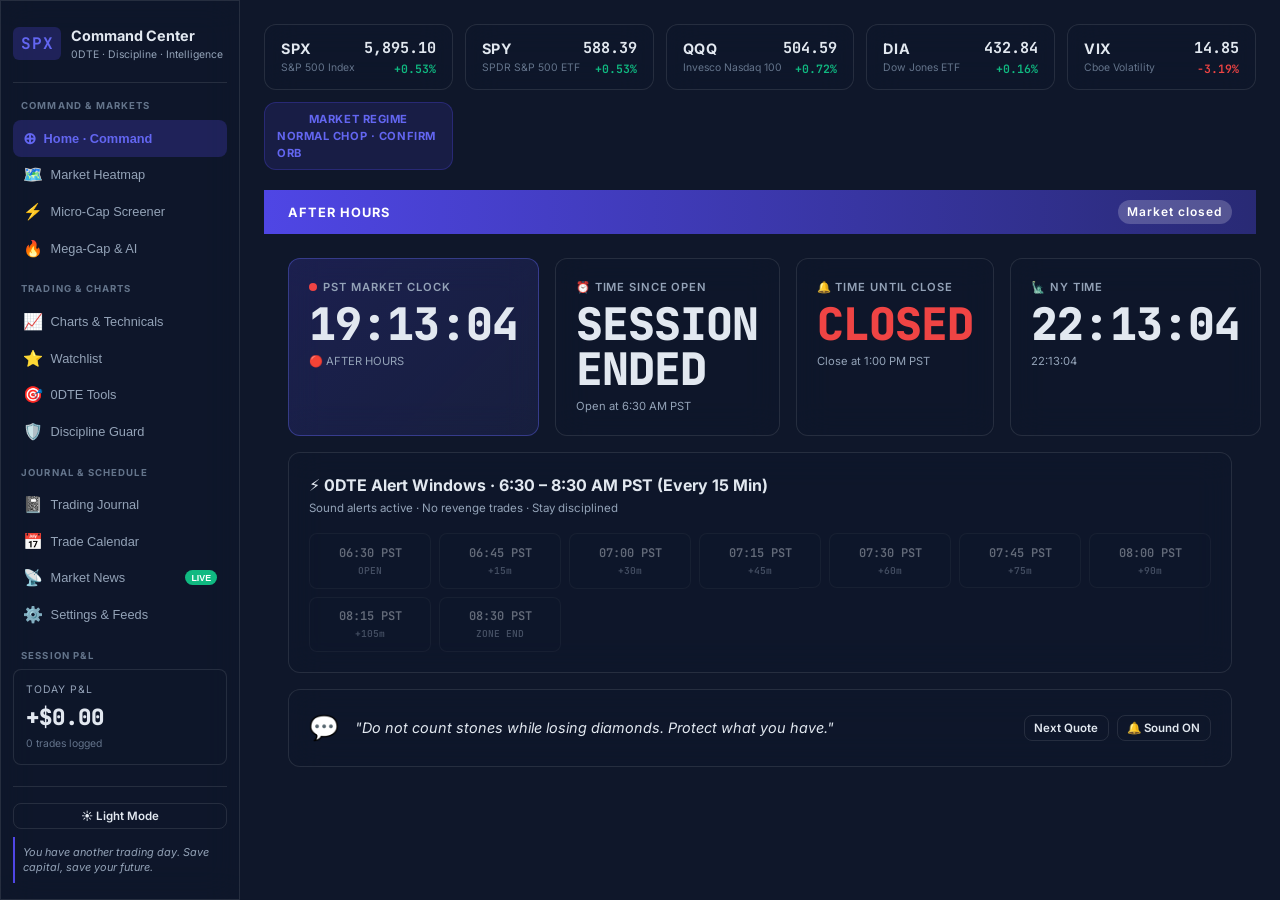
<file: index.html>
<!doctype html>
<html lang="en" data-theme="dark">

<head>
  <meta charset="utf-8">
  <meta name="viewport" content="width=device-width, initial-scale=1">
  <meta name="description"
    content="SPX Command Center - 0DTE Trading Intelligence, Daily P&L Journal, and Discipline Guardrails.">
  <title>SPX Command Center · Trading Intelligence Dashboard</title>
  <link rel="preconnect" href="https://fonts.googleapis.com">
  <link rel="preconnect" href="https://fonts.gstatic.com" crossorigin>
  <link
    href="https://fonts.googleapis.com/css2?family=Inter:wght@300;400;500;600;700;800&family=JetBrains+Mono:wght@400;500;600;700;800&display=swap"
    rel="stylesheet">
  <link rel="stylesheet" href="css/main.css">
  <link rel="stylesheet" href="css/components.css">
  <style>
    /* Canva Studio & Heatmap Black Text Overrides */
    body {
      font-size: 16px !important;
    }

    .timer-big {
      font-size: 2.8rem !important;
      font-weight: 800 !important;
      font-family: 'JetBrains Mono', monospace !important;
    }

    .stock-tile {
      color: #000000 !important;
      padding: 10px 8px !important;
      border-radius: 8px !important;
    }

    .stock-tile .tile-sym {
      color: #000000 !important;
      font-size: 1.15rem !important;
      font-weight: 900 !important;
      display: block;
    }

    .stock-tile .tile-chg {
      color: #000000 !important;
      font-size: 1.05rem !important;
      font-weight: 800 !important;
      display: block;
      margin-top: 3px;
    }

    .stock-tile .tile-price {
      color: #0F172A !important;
      font-size: 0.9rem !important;
      font-weight: 700 !important;
      display: block;
    }

    [data-theme="light"] .tile-perf-strong-green {
      background-color: #86EFAC !important;
      border: 1.5px solid #22C55E !important;
    }

    [data-theme="light"] .tile-perf-green {
      background-color: #BBF7D0 !important;
      border: 1.5px solid #4ADE80 !important;
    }

    [data-theme="light"] .tile-perf-light-green {
      background-color: #DCFCE7 !important;
      border: 1.5px solid #86EFAC !important;
    }

    [data-theme="light"] .tile-perf-flat {
      background-color: #E2E8F0 !important;
      border: 1.5px solid #CBD5E1 !important;
    }

    [data-theme="light"] .tile-perf-light-red {
      background-color: #FEE2E2 !important;
      border: 1.5px solid #FCA5A5 !important;
    }

    [data-theme="light"] .tile-perf-red {
      background-color: #FECACA !important;
      border: 1.5px solid #F87171 !important;
    }

    [data-theme="light"] .tile-perf-strong-red {
      background-color: #FCA5A5 !important;
      border: 1.5px solid #EF4444 !important;
    }
  </style>
</head>

<body>
  <!-- MODALS -->
  <div id="discipline-modal" class="modal-overlay" style="display:none">
    <div class="modal-box glass">
      <div class="modal-icon">⚠️</div>
      <h2 class="modal-title">15-Minute Check-In</h2>
      <p class="modal-text">Are you waiting for a <strong>valid setup</strong>, or trading out of FOMO or revenge?</p>
      <div class="modal-quote" id="modal-quote"></div>
      <div class="modal-actions">
        <button class="btn btn-good" onclick="disciplineChoice('confirm')">✓ Waiting for confirmation</button>
        <button class="btn btn-warn" onclick="disciplineChoice('fomo')">⚡ Feeling FOMO</button>
        <button class="btn btn-danger" onclick="disciplineChoice('revenge')">🔄 Trying to recover a loss</button>
        <button class="btn btn-pause" onclick="disciplineChoice('break')">☕ Take a break</button>
      </div>
    </div>
  </div>
  <div id="loss-modal" class="modal-overlay" style="display:none">
    <div class="modal-box glass loss-modal-box">
      <div class="modal-icon">🛑</div>
      <h2 class="modal-title">STOP. You Are In a Loss.</h2>
      <p class="modal-text">Cut it. Focus on <strong>tomorrow</strong>. Do NOT wait 15 minutes holding all your capital.
        Do NOT revenge trade.</p>
      <div class="loss-rules">
        <div class="loss-rule">📌 Your family matters more than this trade</div>
        <div class="loss-rule">📌 You have another trading day tomorrow</div>
        <div class="loss-rule">📌 Do not count stones while losing diamonds</div>
        <div class="loss-rule">📌 Small profit beats blown account every time</div>
      </div>
      <button class="btn btn-good" onclick="closeLossModal()">I Understand — Stepping Away</button>
    </div>
  </div>
  <div id="profit-modal" class="modal-overlay" style="display:none">
    <div class="modal-box glass profit-modal-box">
      <div class="modal-icon">🎯</div>
      <h2 class="modal-title">Profit Target Reached!</h2>
      <p class="modal-text">You have hit your daily profit goal. <strong>Consider stopping now.</strong></p>
      <div class="loss-rules">
        <div class="loss-rule">💎 Lock in your win — you earned it</div>
        <div class="loss-rule">💎 Sideway traps kill winners every day</div>
        <div class="loss-rule">💎 Protect capital for tomorrow's opportunity</div>
      </div>
      <button class="btn btn-good" onclick="closeProfitModal()">Locking Session — Done for Today</button>
      <button class="btn btn-warn" onclick="closeProfitModal()">Continue with Caution</button>
    </div>
  </div>
  <div id="stock-modal" class="modal-overlay" style="display:none">
    <div class="modal-box glass stock-modal-box">
      <div class="stock-modal-head">
        <div>
          <h2 id="sm-ticker" style="font-size:1.4rem;font-weight:800;letter-spacing:0.04em;">—</h2>
          <div id="sm-name" style="color:var(--text-dim);font-size:0.75rem;">—</div>
        </div>
        <div style="text-align:right;">
          <div id="sm-price" style="font-size:1.3rem;font-weight:700;font-family:'JetBrains Mono',monospace;">—</div>
          <div id="sm-chg" style="font-weight:600;font-size:0.85rem;">—</div>
        </div>
        <button class="btn btn-sm btn-outline" onclick="closeStockModal()" style="margin-left:1rem;">✕</button>
      </div>
      <div class="stock-modal-canvas-wrap"><canvas id="modalCanvas"></canvas></div>
      <div class="stock-modal-details">
        <div class="smd-item">
          <div class="smd-label">Market Cap</div>
          <div class="smd-value" id="sm-mcap">—</div>
        </div>
        <div class="smd-item">
          <div class="smd-label">Volume</div>
          <div class="smd-value" id="sm-vol">—</div>
        </div>
        <div class="smd-item">
          <div class="smd-label">13D Avg Vol</div>
          <div class="smd-value" id="sm-13d">—</div>
        </div>
        <div class="smd-item">
          <div class="smd-label">Rel Vol</div>
          <div class="smd-value" id="sm-relvol">—</div>
        </div>
        <div class="smd-item">
          <div class="smd-label">RSI (14)</div>
          <div class="smd-value" id="sm-rsi">—</div>
        </div>
        <div class="smd-item">
          <div class="smd-label">Trend Status</div>
          <div class="smd-value" id="sm-trend">—</div>
        </div>
      </div>
      <div
        style="display:flex;justify-content:space-between;align-items:center;border-top:1px solid var(--glass-border);padding-top:1rem;">
        <button class="btn btn-primary" id="sm-watchlist-btn" onclick="toggleModalWatchlist()">+ Add to
          Watchlist</button>
        <button class="btn btn-outline" onclick="openStockInCharts()">Open in Charts Workspace →</button>
      </div>
    </div>
  </div>

  <div class="app-shell">
    <!-- SIDEBAR -->
    <nav class="sidebar glass" id="sidebar">
      <div class="brand">
        <div class="brand-mark">SPX</div>
        <div class="brand-text">
          <div class="brand-name">Command Center</div>
          <div class="brand-sub">0DTE · Discipline · Intelligence</div>
        </div>
      </div>
      <div class="nav-group">
        <div class="nav-label">COMMAND &amp; MARKETS</div>
        <button class="nav-btn active" data-tab="home" onclick="switchTab('home')"><span
            class="nav-icon">⊕</span><span>Home · Command</span></button>
        <button class="nav-btn" data-tab="heatmap" onclick="switchTab('heatmap')"><span
            class="nav-icon">🗺️</span><span>Market Heatmap</span></button>
        <button class="nav-btn" data-tab="screener" onclick="switchTab('screener')"><span
            class="nav-icon">⚡</span><span>Micro-Cap Screener</span></button>
        <button class="nav-btn" data-tab="megacap" onclick="switchTab('megacap')"><span
            class="nav-icon">🔥</span><span>Mega-Cap &amp; AI</span></button>
      </div>
      <div class="nav-group">
        <div class="nav-label">TRADING &amp; CHARTS</div>
        <button class="nav-btn" data-tab="charts" onclick="switchTab('charts')"><span
            class="nav-icon">📈</span><span>Charts &amp; Technicals</span></button>
        <button class="nav-btn" data-tab="watchlist" onclick="switchTab('watchlist')"><span
            class="nav-icon">⭐</span><span>Watchlist</span></button>
        <button class="nav-btn" data-tab="tools" onclick="switchTab('tools')"><span class="nav-icon">🎯</span><span>0DTE
            Tools</span></button>
        <button class="nav-btn" data-tab="discipline" onclick="switchTab('discipline')"><span
            class="nav-icon">🛡️</span><span>Discipline Guard</span></button>
      </div>
      <div class="nav-group">
        <div class="nav-label">JOURNAL &amp; SCHEDULE</div>
        <button class="nav-btn" data-tab="journal" onclick="switchTab('journal')"><span
            class="nav-icon">📓</span><span>Trading Journal</span></button>
        <button class="nav-btn" data-tab="calendar" onclick="switchTab('calendar')"><span
            class="nav-icon">📅</span><span>Trade Calendar</span></button>
        <button class="nav-btn" data-tab="news" onclick="switchTab('news')"><span class="nav-icon">📡</span><span>Market
            News</span><span class="nav-badge">LIVE</span></button>
        <button class="nav-btn" data-tab="settings" onclick="switchTab('settings')"><span
            class="nav-icon">⚙️</span><span>Settings &amp; Feeds</span></button>
      </div>
      <div class="nav-group">
        <div class="nav-label">SESSION P&amp;L</div>
        <div class="sidebar-pnl">
          <div class="spnl-label">Today P&L</div>
          <div class="spnl-value" id="spnl-display">$0.00</div>
          <div class="spnl-trades" id="spnl-trades">0 days logged</div>
        </div>
      </div>
      <div class="sidebar-footer">
        <button class="btn btn-sm btn-outline" onclick="toggleTheme()" id="theme-btn">☀ Light Mode</button>
        <div class="sidebar-quote" id="sidebar-quote">Protect capital. You have another day.</div>
      </div>
    </nav>

    <main class="main-content">
      <!-- HOME TAB -->
      <div id="tab-home" class="tab-content active">
        <section class="indices-ticker-bar">
          <div class="index-chip glass" onclick="openStockModal('SPX')">
            <div>
              <div class="index-chip-sym">SPX</div>
              <div class="index-chip-sub">S&amp;P 500 Index</div>
            </div>
            <div class="index-chip-right">
              <div class="index-chip-price" id="idx-spx-price">5,892.40</div>
              <div class="index-chip-chg" id="idx-spx-chg">+0.48%</div>
            </div>
          </div>
          <div class="index-chip glass" onclick="openStockModal('SPY')">
            <div>
              <div class="index-chip-sym">SPY</div>
              <div class="index-chip-sub">SPDR S&amp;P 500 ETF</div>
            </div>
            <div class="index-chip-right">
              <div class="index-chip-price" id="idx-spy-price">588.15</div>
              <div class="index-chip-chg" id="idx-spy-chg">+0.49%</div>
            </div>
          </div>
          <div class="index-chip glass" onclick="openStockModal('QQQ')">
            <div>
              <div class="index-chip-sym">QQQ</div>
              <div class="index-chip-sub">Invesco Nasdaq 100</div>
            </div>
            <div class="index-chip-right">
              <div class="index-chip-price" id="idx-qqq-price">504.60</div>
              <div class="index-chip-chg" id="idx-qqq-chg">+0.72%</div>
            </div>
          </div>
          <div class="index-chip glass" onclick="openStockModal('DIA')">
            <div>
              <div class="index-chip-sym">DIA</div>
              <div class="index-chip-sub">Dow Jones ETF</div>
            </div>
            <div class="index-chip-right">
              <div class="index-chip-price" id="idx-dia-price">432.80</div>
              <div class="index-chip-chg" id="idx-dia-chg">+0.15%</div>
            </div>
          </div>
          <div class="index-chip glass" onclick="openStockModal('VIX')">
            <div>
              <div class="index-chip-sym">VIX</div>
              <div class="index-chip-sub">Cboe Volatility</div>
            </div>
            <div class="index-chip-right">
              <div class="index-chip-price" id="idx-vix-price">14.85</div>
              <div class="index-chip-chg" id="idx-vix-chg">-3.20%</div>
            </div>
          </div>
          <div class="vix-regime-chip regime-normal" id="vix-regime-badge">
            <span>Market Regime</span><strong id="vix-regime-text">NORMAL CHOP · CAUTION</strong>
          </div>
        </section>

        <div class="phase-bar" id="phase-bar">
          <div class="phase-label" id="phase-label">CHECKING SESSION…</div>
          <span id="phase-time-badge" class="phase-badge"></span>
        </div>

        <section class="timers-hero">
          <div class="timer-card featured glass" id="zone-card">
            <div class="timer-card-label"><span class="zone-dot" id="zone-dot"></span><span id="zone-label">PST Market
                Clock</span></div>
            <div class="timer-big" id="pst-clock">--:--:--</div>
            <div class="timer-sub" id="zone-status">Loading…</div>
          </div>
          <div class="timer-card glass">
            <div class="timer-card-label">⏰ Time Since Open</div>
            <div class="timer-big green-text" id="time-since-open">--:--:--</div>
            <div class="timer-sub">Open at 6:30 AM PST</div>
          </div>
          <div class="timer-card glass">
            <div class="timer-card-label">🔔 Time Until Close</div>
            <div class="timer-big red-text" id="time-until-close">--:--:--</div>
            <div class="timer-sub">Close at 1:00 PM PST</div>
          </div>
          <div class="timer-card glass">
            <div class="timer-card-label">🗽 NY Time</div>
            <div class="timer-big" id="ny-clock">--:--:--</div>
            <div class="timer-sub" id="market-status-text">Checking…</div>
          </div>
        </section>

        <section class="alert-grid-section glass">
          <div class="section-head">
            <h2>⚡ 0DTE Alert Windows · 6:30 – 8:30 AM PST (Every 15 Min)</h2>
            <div class="section-sub">Sound alerts active · No revenge trades · Stay disciplined</div>
          </div>
          <div class="alert-grid" id="alert-grid"></div>
        </section>

        <section class="quote-widget glass">
          <div class="quote-icon">💬</div>
          <div class="quote-text" id="rotating-quote">Loading daily reminder…</div>
          <div class="quote-controls">
            <button class="btn btn-sm btn-outline" onclick="nextQuote()">Next Quote</button>
            <button class="btn btn-sm btn-outline" id="sound-toggle" onclick="toggleSound()">🔔 Sound ON</button>
          </div>
        </section>
      </div>

      <!-- JOURNAL TAB (PER-DAY ENTRY & BIG DAYS REMAINING) -->
      <div id="tab-journal" class="tab-content">
        <!-- TOP BIG TEXT: REMAINING TRADING DAYS COUNTER -->
        <div class="glass"
          style="margin-bottom: 1.5rem; padding: 1.5rem 2rem; border: 2px solid var(--glass-border); border-radius: 12px; background: rgba(15, 23, 42, 0.85);">
          <div
            style="font-size: 13px; font-weight: 800; color: #38BDF8; letter-spacing: 0.1em; text-transform: uppercase; margin-bottom: 6px;">
            ⏳ Market Horizon Telemetry</div>
          <div style="display: flex; gap: 3.5rem; flex-wrap: wrap; align-items: baseline;">
            <div>
              <div style="font-size: 13.5px; font-weight: 700; color: var(--text-muted); text-transform: uppercase;">
                Total Trading Days in Rest of Current Month</div>
              <div
                style="font-size: 3rem; font-weight: 900; color: #10B981; font-family: 'JetBrains Mono', monospace; line-height: 1.1;"
                id="big-month-remaining">-- DAYS</div>
              <div style="font-size: 13.5px; color: var(--text-muted);" id="big-month-name">October Sessions Remaining
              </div>
            </div>
            <div>
              <div style="font-size: 13.5px; font-weight: 700; color: var(--text-muted); text-transform: uppercase;">
                Total Trading Days in Rest of <span class="lbl-year">2026</span></div>
              <div
                style="font-size: 3rem; font-weight: 900; color: #38BDF8; font-family: 'JetBrains Mono', monospace; line-height: 1.1;"
                id="big-year-remaining">-- DAYS</div>
              <div style="font-size: 13.5px; color: var(--text-muted);">Plenty of trading sessions left. Never rush or
                force trades.</div>
            </div>
          </div>
        </div>

        <!-- DIRECT PER-DAY INPUT BAR (NO TRADE DETAILS) -->
        <div class="glass"
          style="margin-bottom: 1.5rem; padding: 1.25rem 1.5rem; border: 1.5px solid var(--glass-border); border-radius: 10px;">
          <div
            style="display: flex; justify-content: space-between; align-items: center; margin-bottom: 1rem; border-bottom: 1px solid var(--glass-border); padding-bottom: 0.5rem; flex-wrap: wrap; gap: 8px;">
            <div>
              <h2 style="font-size: 1.25rem; font-weight: 800; color: var(--text);">⚡ Record Daily Value</h2>
              <div style="font-size: 13.5px; color: var(--text-muted);">Set Day Target and enter Achieved P&amp;L
                (updates Calendar, Weekly Total, and Google Sheets).</div>
            </div>
            <div id="day-log-status" style="font-size: 14px; font-weight: 800;"></div>
          </div>

          <div style="display: grid; grid-template-columns: 160px 160px 180px 1fr 180px; gap: 14px; align-items: end;">
            <div class="field">
              <label
                style="font-size: 13px; font-weight: 700; color: var(--text-muted); display: block; margin-bottom: 4px;">📅
                Date</label>
              <input type="date" id="pnl-date" onchange="loadDateForEdit(this.value)"
                style="width: 100%; padding: 10px 12px; background: var(--bg2); border: 1px solid var(--glass-border); color: var(--text); border-radius: 6px; font-size: 15px; font-weight: 600;">
            </div>
            <div class="field">
              <label style="font-size: 13px; font-weight: 700; color: #10B981; display: block; margin-bottom: 4px;">🎯
                Day Target ($)</label>
              <input type="number" id="pnl-target" value="500" step="50"
                style="width: 100%; padding: 10px 12px; background: rgba(16,185,129,0.08); border: 1.5px solid #10B981; color: #10B981; border-radius: 6px; font-size: 16px; font-weight: 800;">
            </div>
            <div class="field">
              <label style="font-size: 13px; font-weight: 800; color: #38BDF8; display: block; margin-bottom: 4px;">💰
                Achieved P&amp;L ($)</label>
              <input type="number" id="pnl-amount" step="0.01" placeholder="e.g. 500 or -250"
                style="width: 100%; padding: 10px 12px; background: var(--bg2); border: 2px solid #38BDF8; color: var(--text); border-radius: 6px; font-size: 17px; font-weight: 800; font-family: 'JetBrains Mono', monospace;">
            </div>
            <div class="field">
              <label
                style="font-size: 13px; font-weight: 700; color: var(--text-muted); display: block; margin-bottom: 4px;">Daily
                Rule / Note</label>
              <input type="text" id="pnl-notes" placeholder="e.g. Target reached, shut terminal, spent time with family"
                style="width: 100%; padding: 10px 12px; background: var(--bg2); border: 1px solid var(--glass-border); color: var(--text); border-radius: 6px; font-size: 14px;">
            </div>
            <div>
              <button class="btn btn-primary" onclick="saveDayPnlWithTarget()"
                style="width: 100%; height: 46px; font-size: 15px; font-weight: 800; border-radius: 8px; background: #10B981; border: none; cursor: pointer; color: #fff;">✓
                Save Day Entry</button>
            </div>
          </div>
        </div>

        <!-- CALENDAR + PER-DAY TABLE -->
        <div class="journal-layout">
          <div class="journal-calendar-col">
            <div class="cal-widget glass">
              <div class="cal-header">
                <button class="cal-nav" onclick="calNav(-1)">‹</button>
                <div class="cal-month-label" id="cal-month-label">Month Year</div>
                <button class="cal-nav" onclick="calNav(1)">›</button>
              </div>
              <div class="cal-grid" id="cal-grid"></div>
              <div class="cal-legend" style="margin-top: 10px;">
                <span class="leg-profit">● Win</span>
                <span class="leg-loss">● Loss</span>
                <span>🎯 Target Hit</span>
              </div>
            </div>
            <div class="weekly-panel glass" style="margin-top: 1rem; padding: 1.25rem;">
              <div class="section-head" style="margin-bottom: 0.75rem;">
                <h3 style="font-size: 1.1rem; font-weight: 800;">Weekly Totals</h3>
              </div>
              <div id="weekly-totals-list"></div>
            </div>
          </div>

          <div class="journal-main-col">
            <div class="month-stats glass">
              <div class="mstat">
                <div class="mstat-label">Month Total P&amp;L</div>
                <div class="mstat-val" id="month-pnl">$0</div>
              </div>
              <div class="mstat">
                <div class="mstat-label">Win Days</div>
                <div class="mstat-val green-text" id="month-wins">0</div>
              </div>
              <div class="mstat">
                <div class="mstat-label">Loss Days</div>
                <div class="mstat-val red-text" id="month-losses">0</div>
              </div>
              <div class="mstat">
                <div class="mstat-label">Consistency Rate</div>
                <div class="mstat-val" id="month-winrate">0%</div>
              </div>
              <div class="mstat">
                <div class="mstat-label">Best Day</div>
                <div class="mstat-val green-text" id="month-best">$0</div>
              </div>
              <div class="mstat">
                <div class="mstat-label">Worst Day</div>
                <div class="mstat-val red-text" id="month-worst">$0</div>
              </div>
            </div>

            <div class="journal-table-wrap glass">
              <div class="table-scroll">
                <table class="journal-table" id="journal-table">
                  <thead>
                    <tr>
                      <th>Date</th>
                      <th>Day</th>
                      <th>Target ($)</th>
                      <th>Achieved ($)</th>
                      <th>Status</th>
                      <th>Week Cumulative</th>
                      <th>Consistency Rule / Note</th>
                      <th>Action</th>
                    </tr>
                  </thead>
                  <tbody id="daily-table-body"></tbody>
                </table>
              </div>
            </div>
          </div>
        </div>
      </div>

      <!-- CALENDAR TAB (CURRENT YEAR 2026, BIG TEXT & 10 PROVERBS) -->
      <div id="tab-calendar" class="tab-content">
        <div class="tab-header">
          <div>
            <h1 class="tab-title">📅 Trade Calendar · <span id="cal-current-year">2026</span> Annual View</h1>
            <div style="font-size: 14px; color: var(--text-muted); margin-top: 4px;">Dynamic trading days engine ·
              Official NYSE &amp; Nasdaq market holidays</div>
          </div>
        </div>

        <!-- BIG TEXT CARD -->
        <div class="glass"
          style="margin-bottom: 1.5rem; padding: 1.5rem 2rem; border: 2px solid var(--glass-border); border-radius: 12px; background: rgba(15, 23, 42, 0.85);">
          <div
            style="display: grid; grid-template-columns: repeat(auto-fit, minmax(280px, 1fr)); gap: 2rem; align-items: center;">
            <div>
              <div
                style="font-size: 13.5px; font-weight: 800; color: #10B981; letter-spacing: 0.08em; text-transform: uppercase; margin-bottom: 4px;">
                ⏳ Total Trading Days in Rest of Current Month
              </div>
              <div
                style="font-size: 3.2rem; font-weight: 900; color: #10B981; font-family: 'JetBrains Mono', monospace; line-height: 1.1;"
                id="big-month-left">-- DAYS</div>
              <div style="font-size: 14px; color: var(--text-muted); margin-top: 4px;" id="big-month-sub">October 2026
                Sessions Remaining</div>
            </div>
            <div>
              <div
                style="font-size: 13.5px; font-weight: 800; color: #38BDF8; letter-spacing: 0.08em; text-transform: uppercase; margin-bottom: 4px;">
                🗓️ Total Trading Days in Rest of <span class="lbl-year">2026</span>
              </div>
              <div
                style="font-size: 3.2rem; font-weight: 900; color: #38BDF8; font-family: 'JetBrains Mono', monospace; line-height: 1.1;"
                id="big-year-left">-- DAYS</div>
              <div style="font-size: 14px; color: var(--text-muted); margin-top: 4px;">Plenty of opportunities ahead.
                Protect capital and never force trades.</div>
            </div>
          </div>
          <!-- SMALL TEXT ROW -->
          <div
            style="margin-top: 1.5rem; padding-top: 1rem; border-top: 1px solid var(--glass-border); display: flex; gap: 2.5rem; flex-wrap: wrap; font-size: 13px; color: var(--text-muted);">
            <div>Total Trading Days of Year (<span class="lbl-year">2026</span>): <strong
                style="color: var(--text); font-family: 'JetBrains Mono';" id="annual-total">—</strong></div>
            <div>Days Elapsed: <strong style="color: var(--text); font-family: 'JetBrains Mono';"
                id="annual-elapsed">—</strong></div>
            <div>Market Holidays (<span class="lbl-year">2026</span>): <strong
                style="color: var(--text); font-family: 'JetBrains Mono';" id="annual-holidays">9</strong></div>
          </div>
        </div>

        <!-- 10 PROVERBIAL RULES FOR DAILY CONSISTENCY & FAMILY FIRST -->
        <div class="glass"
          style="margin-bottom: 1.5rem; padding: 1.5rem; border: 1.5px solid var(--glass-border); border-radius: 12px;">
          <div
            style="display: flex; align-items: center; gap: 8px; margin-bottom: 1rem; border-bottom: 1px solid var(--glass-border); padding-bottom: 0.6rem;">
            <span style="font-size: 1.4rem;">🧭</span>
            <h2 style="font-size: 1.25rem; font-weight: 800; color: var(--text);">10 Daily Proverbial Rules: Consistency
              &gt; Greed · Care for Family</h2>
          </div>
          <div style="display: grid; grid-template-columns: repeat(auto-fit, minmax(320px, 1fr)); gap: 12px;">
            <div
              style="padding: 10px 14px; background: var(--bg2); border-radius: 8px; border-left: 3px solid #10B981;">
              <strong style="color: #10B981; font-size: 14px;">1. Improve Consistency Over Greed</strong>
              <p style="font-size: 13px; color: var(--text-muted); margin-top: 3px;">Compounding 1% better every day
                creates true wealth. Big home-run greed destroys accounts.</p>
            </div>
            <div
              style="padding: 10px 14px; background: var(--bg2); border-radius: 8px; border-left: 3px solid #38BDF8;">
              <strong style="color: #38BDF8; font-size: 14px;">2. Just Focus on Your Job</strong>
              <p style="font-size: 13px; color: var(--text-muted); margin-top: 3px;">Your job is strict execution and
                risk control. Profit is merely the automatic byproduct of discipline.</p>
            </div>
            <div
              style="padding: 10px 14px; background: var(--bg2); border-radius: 8px; border-left: 3px solid #EF4444;">
              <strong style="color: #EF4444; font-size: 14px;">3. Care for Your Family First</strong>
              <p style="font-size: 13px; color: var(--text-muted); margin-top: 3px;">A blown trading account hurts the
                people you love. Never risk your family's peace of mind for ego.</p>
            </div>
            <div
              style="padding: 10px 14px; background: var(--bg2); border-radius: 8px; border-left: 3px solid #F59E0B;">
              <strong style="color: #F59E0B; font-size: 14px;">4. You Have Another Trading Day Tomorrow</strong>
              <p style="font-size: 13px; color: var(--text-muted); margin-top: 3px;">The market will be here tomorrow.
                Keep your capital intact so you can show up for the next session.</p>
            </div>
            <div
              style="padding: 10px 14px; background: var(--bg2); border-radius: 8px; border-left: 3px solid #10B981;">
              <strong style="color: #10B981; font-size: 14px;">5. Do Not Count Stones Losing Diamonds</strong>
              <p style="font-size: 13px; color: var(--text-muted); margin-top: 3px;">Protect your real capital. Don't
                fight for tiny pennies while exposing your whole account to ruin.</p>
            </div>
            <div
              style="padding: 10px 14px; background: var(--bg2); border-radius: 8px; border-left: 3px solid #38BDF8;">
              <strong style="color: #38BDF8; font-size: 14px;">6. Small Profit Beats Blown Account Every Time</strong>
              <p style="font-size: 13px; color: var(--text-muted); margin-top: 3px;">Green is green. Taking $200–$500
                off the table beats holding into a -80% decay collapse.</p>
            </div>
            <div
              style="padding: 10px 14px; background: var(--bg2); border-radius: 8px; border-left: 3px solid #10B981;">
              <strong style="color: #10B981; font-size: 14px;">7. Target Reached = Shut Down &amp; Be Present</strong>
              <p style="font-size: 13px; color: var(--text-muted); margin-top: 3px;">Once daily target is hit, lock the
                session immediately. Go spend quality time with your family.</p>
            </div>
            <div
              style="padding: 10px 14px; background: var(--bg2); border-radius: 8px; border-left: 3px solid #F59E0B;">
              <strong style="color: #F59E0B; font-size: 14px;">8. Sideways Chop = Cash is a Position</strong>
              <p style="font-size: 13px; color: var(--text-muted); margin-top: 3px;">Sideways markets exist to burn
                option premium. Sitting in cash preserves 100% of your power.</p>
            </div>
            <div
              style="padding: 10px 14px; background: var(--bg2); border-radius: 8px; border-left: 3px solid #EF4444;">
              <strong style="color: #EF4444; font-size: 14px;">9. The 15-Minute Loss Cut Rule</strong>
              <p style="font-size: 13px; color: var(--text-muted); margin-top: 3px;">If a 0DTE trade is negative after
                15 minutes, cut it. Never hold a decaying contract hoping for miracles.</p>
            </div>
            <div
              style="padding: 10px 14px; background: var(--bg2); border-radius: 8px; border-left: 3px solid #38BDF8;">
              <strong style="color: #38BDF8; font-size: 14px;">10. Trade Like a Robot, Live Like a Human</strong>
              <p style="font-size: 13px; color: var(--text-muted); margin-top: 3px;">Execute rules without emotion
                during market hours. Dedicate your heart and time to your family outside.</p>
            </div>
          </div>
        </div>

        <div class="annual-calendar-grid" id="annual-calendar-grid"></div>
      </div>

      <!-- HEATMAP TAB -->
      <div id="tab-heatmap" class="tab-content">
        <div class="tab-header">
          <h1 class="tab-title">🗺️ Market Performance Heatmap</h1>
          <div class="tab-actions"><button class="btn btn-primary" onclick="renderHeatmap()">⟳ Refresh Data</button>
          </div>
        </div>
        <div class="heatmap-controls glass">
          <div class="chart-symbol-pills" id="heatmap-sector-filters">
            <button class="chart-pill active" onclick="filterHeatmapSector('all')">All Sectors</button>
            <button class="chart-pill" onclick="filterHeatmapSector('Technology')">Technology</button>
            <button class="chart-pill" onclick="filterHeatmapSector('Semiconductors')">Semis</button>
            <button class="chart-pill" onclick="filterHeatmapSector('AI & Cloud')">AI / Cloud</button>
            <button class="chart-pill" onclick="filterHeatmapSector('Financials')">Financials</button>
            <button class="chart-pill" onclick="filterHeatmapSector('Healthcare')">Healthcare</button>
            <button class="chart-pill" onclick="filterHeatmapSector('Energy')">Energy</button>
            <button class="chart-pill" onclick="filterHeatmapSector('Consumer')">Consumer</button>
          </div>
        </div>
        <div class="heatmap-grid" id="heatmap-container"></div>
      </div>

      <!-- MICRO-CAP SCREENER TAB -->
      <div id="tab-screener" class="tab-content">
        <div class="tab-header">
          <h1 class="tab-title">⚡ Top Movers &amp; Micro-Cap Momentum Screener</h1>
          <div class="tab-actions">
            <button class="btn btn-primary" onclick="refreshScreener()">⟳ Screen Now</button>
            <button class="btn btn-outline" onclick="exportScreenerCSV()">⬇ Export CSV</button>
          </div>
        </div>
        <div class="risk-warning-banner">
          <span>⚠️</span>
          <div><strong>MICRO-CAP VOLATILITY &amp; DILUTION RISK WARNING:</strong> Low-float and micro-cap stocks ($2–$9)
            moving +25%+ carry severe risk of trading halts, extreme spread slippage, and overnight dilution. Never risk
            unmanaged capital.</div>
        </div>
        <div class="screener-toolbar glass">
          <div class="filter-group">
            <label>Min Gain %</label>
            <select id="sc-min-gain" onchange="filterScreener()">
              <option value="25">+25% or more</option>
              <option value="15">+15% or more</option>
              <option value="40">+40% or more</option>
            </select>
          </div>
          <div class="filter-group">
            <label>Price Range</label>
            <select id="sc-price-range" onchange="filterScreener()">
              <option value="2-9">$2.00 – $9.00 (Micro-Cap)</option>
              <option value="0-20">$0.00 – $20.00</option>
              <option value="all">Any Price</option>
            </select>
          </div>
          <div class="filter-group">
            <label>13D Rel Vol</label>
            <select id="sc-rel-vol" onchange="filterScreener()">
              <option value="1.5">&gt; 1.5x (High Vol)</option>
              <option value="2.0">&gt; 2.0x (Extreme Vol)</option>
              <option value="1.0">&gt; 1.0x (Average+)</option>
            </select>
          </div>
          <div class="filter-group">
            <label>Search Ticker</label>
            <input type="search" id="sc-search" placeholder="e.g. SOND, VRAX…" oninput="filterScreener()">
          </div>
          <div style="margin-left:auto;font-size:0.75rem;color:var(--text-muted);font-weight:600;"
            id="sc-count-display">Showing 0 movers</div>
        </div>
        <div class="journal-table-wrap glass">
          <div class="table-scroll">
            <table class="journal-table">
              <thead>
                <tr>
                  <th>Ticker</th>
                  <th>Company</th>
                  <th>Price</th>
                  <th>Daily Change</th>
                  <th>Volume</th>
                  <th>13D Avg Vol</th>
                  <th>Rel Vol</th>
                  <th>Market Cap</th>
                  <th>Catalyst</th>
                  <th>Risk Flags</th>
                  <th>Action</th>
                </tr>
              </thead>
              <tbody id="screener-tbody"></tbody>
            </table>
          </div>
        </div>
      </div>

      <!-- MEGA-CAP & AI STOCKS TAB -->
      <div id="tab-megacap" class="tab-content">
        <div class="tab-header">
          <h1 class="tab-title">🔥 Mega-Cap &amp; AI Stocks on Fire</h1>
          <div class="tab-actions"><button class="btn btn-primary" onclick="renderMegacap()">⟳ Refresh</button></div>
        </div>
        <div class="heatmap-controls glass">
          <div class="chart-symbol-pills" id="megacap-filters">
            <button class="chart-pill active" onclick="filterMegacap('all')">All AI &amp; Mega-Caps</button>
            <button class="chart-pill" onclick="filterMegacap('semis')">Semiconductors</button>
            <button class="chart-pill" onclick="filterMegacap('mag7')">Mag 7</button>
            <button class="chart-pill" onclick="filterMegacap('cloud')">AI Cloud &amp; Infra</button>
            <button class="chart-pill" onclick="filterMegacap('uptrend')">Strong Uptrend Only</button>
          </div>
        </div>
        <div class="ai-stocks-grid" id="megacap-grid"></div>
      </div>

      <!-- CHARTS TAB (TRADINGVIEW IS DEFAULT) -->
      <div id="tab-charts" class="tab-content">
        <div class="tab-header">
          <div>
            <h1 class="tab-title">📈 TradingView Live Technical Chart</h1>
            <div style="font-size: 13.5px; color: var(--text-muted); margin-top: 4px;">Default: S&amp;P 500 Index
              (INDEX:SPX) · 1m Real-Time Exchange Candlesticks, VWAP &amp; RSI</div>
          </div>
          <div class="tab-actions">
            <span class="disclaimer-badge"
              style="background:rgba(16,185,129,0.15);color:#10B981;border:1px solid rgba(16,185,129,0.3);font-size:13px;font-weight:700;padding:6px 14px;border-radius:20px;">●
              CBOE / NASDAQ LIVE FEED</span>
            <button class="btn btn-outline" id="chart-mode-btn" onclick="toggleChartEngine()">Switch to Canvas
              Scalper</button>
          </div>
        </div>
        <div class="chart-workspace-container">
          <div class="chart-header-bar glass"
            style="padding: 10px 16px; border-radius: 10px; margin-bottom: 12px; display: flex; justify-content: space-between; align-items: center; flex-wrap: wrap; gap: 10px;">
            <div class="chart-symbol-pills" style="display: flex; gap: 8px; flex-wrap: wrap;">
              <button class="chart-pill active" onclick="selectChartSymbol('SPX')">SPX (S&amp;P 500)</button>
              <button class="chart-pill" onclick="selectChartSymbol('SPY')">SPY ETF</button>
              <button class="chart-pill" onclick="selectChartSymbol('QQQ')">QQQ TECH</button>
              <button class="chart-pill" onclick="selectChartSymbol('VIX')">VIX VOL</button>
              <button class="chart-pill" onclick="selectChartSymbol('NVDA')">NVDA</button>
              <button class="chart-pill" onclick="selectChartSymbol('TSLA')">TSLA</button>
              <button class="chart-pill" onclick="selectChartSymbol('AAPL')">AAPL</button>
              <button class="chart-pill" onclick="selectChartSymbol('MSFT')">MSFT</button>
            </div>
            <div class="chart-symbol-pills" style="display: flex; gap: 6px;">
              <button class="chart-pill active" onclick="selectTimeframe('1m')">1m</button>
              <button class="chart-pill" onclick="selectTimeframe('5m')">5m</button>
              <button class="chart-pill" onclick="selectTimeframe('15m')">15m</button>
              <button class="chart-pill" onclick="selectTimeframe('1h')">1h</button>
              <button class="chart-pill" onclick="selectTimeframe('1D')">1D</button>
            </div>
          </div>

          <div id="tv-chart-box" class="chart-canvas-wrapper"
            style="display: block; width: 100%; height: 800px; padding: 0; overflow: hidden; border-radius: 12px; border: 1.5px solid var(--glass-border); box-shadow: 0 8px 32px rgba(0,0,0,0.25);">
            <iframe id="tv-iframe"
              src="https://s.tradingview.com/widgetembed/?frameElementId=tradingview_widget&symbol=INDEX:SPX&interval=1&hidesidetoolbar=0&symboledit=1&saveimage=1&toolbarbg=131722&studies=%5B%22STD%3BVWAP%22%2C%22STD%3BRSI%22%2C%22STD%3BMACD%22%5D&theme=dark&style=1&timezone=America%2FNew_York&withdateranges=1&showpopupbutton=1"
              style="width:100%;height:100%;border:none;"></iframe>
          </div>
          <div id="canvas-chart-box" class="chart-canvas-wrapper" style="display:none;height:650px;"><canvas
              id="priceCanvas"></canvas></div>
        </div>
      </div>

      <!-- WATCHLIST TAB -->
      <div id="tab-watchlist" class="tab-content">
        <div class="tab-header">
          <h1 class="tab-title">⭐ Custom Trading Watchlist</h1>
          <div class="tab-actions">
            <button class="btn btn-outline" onclick="exportWatchlistCSV()">⬇ CSV</button>
            <button class="btn btn-outline" onclick="exportWatchlistJSON()">⬇ JSON</button>
            <button class="btn btn-outline" onclick="importWatchlistPrompt()">⬆ Import</button>
          </div>
        </div>
        <div class="watchlist-toolbar glass">
          <div class="watchlist-input-row">
            <input type="text" id="wl-input" class="watchlist-input" placeholder="TICKER" maxlength="6">
            <button class="btn btn-primary" onclick="addWatchlistFromInput()">+ Add</button>
          </div>
          <div class="chart-symbol-pills" style="margin-left:1rem;">
            <button class="chart-pill" onclick="loadWatchlistPreset('spx_core')">Preset: SPX Core</button>
            <button class="chart-pill" onclick="loadWatchlistPreset('ai_leaders')">Preset: AI Momentum</button>
            <button class="chart-pill" onclick="loadWatchlistPreset('tech_giants')">Preset: Mega Tech</button>
          </div>
        </div>
        <div class="journal-table-wrap glass">
          <div class="table-scroll">
            <table class="journal-table">
              <thead>
                <tr>
                  <th>Symbol</th>
                  <th>Company</th>
                  <th>Price</th>
                  <th>Change %</th>
                  <th>Volume</th>
                  <th>Rel Vol</th>
                  <th>Trend</th>
                  <th>Earnings</th>
                  <th>Action</th>
                </tr>
              </thead>
              <tbody id="watchlist-tbody"></tbody>
            </table>
          </div>
        </div>
      </div>

      <!-- 0DTE TOOLS TAB -->
      <div id="tab-tools" class="tab-content">
        <div class="tab-header">
          <h1 class="tab-title">🎯 0DTE SPX Tools</h1>
          <div class="tab-actions"><span class="disclaimer-badge">Educational · Not Investment Advice</span></div>
        </div>
        <div class="tools-grid">
          <div class="tool-card glass">
            <div class="tool-card-head">
              <h3>📐 P&L Calculator</h3>
              <div class="tool-sub">SPX/SPY 0DTE Option Calculator</div>
            </div>
            <div class="calc-form">
              <div class="calc-row">
                <div class="field"><label>Direction</label><select id="calc-dir">
                    <option value="call">CALL</option>
                    <option value="put">PUT</option>
                  </select></div>
                <div class="field"><label>Entry Premium ($)</label><input type="number" id="calc-entry" step="0.01"
                    placeholder="4.50" oninput="updateCalc()"></div>
              </div>
              <div class="calc-row">
                <div class="field"><label>Exit Premium ($)</label><input type="number" id="calc-exit" step="0.01"
                    placeholder="8.00" oninput="updateCalc()"></div>
                <div class="field"><label>Contracts</label><input type="number" id="calc-contracts" value="1" min="1"
                    oninput="updateCalc()"></div>
              </div>
              <div class="calc-row">
                <div class="field"><label>Stop Loss ($)</label><input type="number" id="calc-stop" step="0.01"
                    placeholder="2.00" oninput="updateCalc()"></div>
                <div class="field"><label>Target ($)</label><input type="number" id="calc-target" step="0.01"
                    placeholder="10.00" oninput="updateCalc()"></div>
              </div>
            </div>
            <div class="calc-results" id="calc-results">
              <div class="calc-result-row"><span>Gross P&L</span><span id="cr-gross">—</span></div>
              <div class="calc-result-row"><span>Return on Premium</span><span id="cr-rop">—</span></div>
              <div class="calc-result-row"><span>Max Risk (Stop)</span><span id="cr-risk">—</span></div>
              <div class="calc-result-row"><span>Target Gain</span><span id="cr-target">—</span></div>
              <div class="calc-result-row"><span>Risk / Reward</span><span id="cr-rr">—</span></div>
            </div>
          </div>
        </div>
      </div>

      <!-- DISCIPLINE TAB -->
      <div id="tab-discipline" class="tab-content">
        <div class="tab-header">
          <h1 class="tab-title">🛡️ Discipline Guard</h1>
          <div class="tab-actions"><button class="btn btn-primary" onclick="runDisciplineCheck()">Run Check Now</button>
          </div>
        </div>
        <div class="discipline-layout">
          <div class="discipline-rules-col">
            <div class="rules-panel glass">
              <div class="section-head">
                <h2>📋 Your Trading Rules</h2>
              </div>
              <div class="rule-item">
                <div class="rule-num">1</div>
                <div class="rule-body"><strong>1–2 Trades Maximum</strong>
                  <p>Stop when planned trade limit is reached. Do not force green days.</p>
                </div>
              </div>
              <div class="rule-item">
                <div class="rule-num">2</div>
                <div class="rule-body"><strong>Never Average Down</strong>
                  <p>No adding to a losing contract. A cheap option can still go to zero.</p>
                </div>
              </div>
              <div class="rule-item danger">
                <div class="rule-num">3</div>
                <div class="rule-body"><strong>No FOMO. No Revenge.</strong>
                  <p>If you missed the move — let it go. You have another day.</p>
                </div>
              </div>
              <div class="rule-item warn">
                <div class="rule-num">4</div>
                <div class="rule-body"><strong>Sideways = Stand Aside</strong>
                  <p>Overlapping candles burn premium. Cash is a position.</p>
                </div>
              </div>
              <div class="rule-item danger">
                <div class="rule-num">5</div>
                <div class="rule-body"><strong>CUT After 15 Min in Loss</strong>
                  <p>Do NOT hold a losing 0DTE hoping for reversals. Cut and focus next day.</p>
                </div>
              </div>
              <div class="rule-item">
                <div class="rule-num">6</div>
                <div class="rule-body"><strong>You Have a Family</strong>
                  <p>Take small profits. Stay away in sideways markets. Don't count stones losing diamonds.</p>
                </div>
              </div>
            </div>
          </div>
        </div>
      </div>

      <!-- NEWS TAB -->
      <div id="tab-news" class="tab-content">
        <div class="tab-header">
          <h1 class="tab-title">📡 Market News &amp; Policy Watch</h1>
          <div class="tab-actions">
            <button class="btn btn-primary" onclick="refreshNews()">⟳ Refresh</button>
            <select class="table-filter" id="news-cat-filter" onchange="filterNews()">
              <option value="all">All Topics</option>
              <option value="spx">SPX / Markets</option>
              <option value="trump">Trump / Policy</option>
              <option value="fed">Fed / Economic</option>
              <option value="tech">AI / Tech</option>
            </select>
          </div>
        </div>
        <div class="news-layout">
          <div class="news-feed-col">
            <div class="news-feed-status glass" id="news-feed-status">
              <span class="status-dot pulsing"></span><span id="news-status-text">Loading news…</span>
              <span class="news-last-refresh" id="news-last-refresh"></span>
            </div>
            <div id="news-list-container"></div>
          </div>
          <div class="news-sidebar-col">
            <div class="news-sources glass">
              <div class="section-head">
                <h3>📰 Trusted Sources</h3>
              </div>
              <div class="source-links">
                <a href="https://www.reuters.com/markets/" target="_blank" class="source-link">Reuters Markets</a>
                <a href="https://www.cnbc.com/markets/" target="_blank" class="source-link">CNBC Markets</a>
                <a href="https://www.bloomberg.com/markets" target="_blank" class="source-link">Bloomberg</a>
                <a href="https://www.marketwatch.com/" target="_blank" class="source-link">MarketWatch</a>
              </div>
            </div>
          </div>
        </div>
      </div>

      <!-- SETTINGS TAB -->
      <div id="tab-settings" class="tab-content">
        <div class="tab-header">
          <h1 class="tab-title">⚙️ Settings &amp; Data Configuration</h1>
          <div class="tab-actions"><button class="btn btn-primary" onclick="saveSettings()">Save Settings</button></div>
        </div>
        <div class="settings-grid">
          <div class="settings-card glass">
            <div class="section-head">
              <h3>📡 Data Configuration</h3>
            </div>
            <div class="setting-item">
              <label>Mode</label>
              <select class="setting-select" id="set-provider">
                <option value="demo">High-Fidelity Simulated (Zero Config)</option>
                <option value="finnhub">Finnhub Free API</option>
              </select>
            </div>
          </div>
          <div class="settings-card glass">
            <div class="section-head">
              <h3>🔗 Google Sheets Integration</h3>
            </div>
            <div class="setting-item">
              <label>Apps Script Web App URL</label>
              <input type="url" class="setting-input" id="set-gsurl"
                placeholder="https://script.google.com/macros/s/…/exec">
            </div>
          </div>
          <div class="settings-card glass">
            <div class="section-head">
              <h3>💾 Backup &amp; Storage</h3>
            </div>
            <div class="setting-item">
              <button class="btn btn-outline" onclick="exportBackupJSON()">Export All Data (JSON)</button>
              <button class="btn btn-danger" onclick="clearAllData()" style="margin-left:0.5rem;">Reset All
                Data</button>
            </div>
          </div>
        </div>
      </div>
    </main>
  </div>

  <!-- SCRIPTS -->
  <script src="js/components.js"></script>
  <script src="js/app.js"></script>
  <script>
    // ============================================================
    // DYNAMIC 2026 CALENDAR, BIG TEXT DAYS, PER-DAY LOGIC
    // ============================================================
    let dayTargets = JSON.parse(localStorage.getItem('spx_day_targets') || '{}');

    function refreshCalendarDays() {
      const today = typeof pstNow === 'function' ? pstNow() : new Date();
      const year = today.getFullYear(); // 2026

      document.querySelectorAll('.lbl-year').forEach(el => el.textContent = year);
      const yrHeader = document.getElementById('cal-current-year');
      if (yrHeader) yrHeader.textContent = year;

      const soy = new Date(year, 0, 1);
      const eoy = new Date(year, 11, 31);
      const som = new Date(year, today.getMonth(), 1);
      const eom = new Date(year, today.getMonth() + 1, 0);

      const total = typeof countTradeDays === 'function' ? countTradeDays(soy, eoy) : 252;
      const elapsed = typeof countTradeDays === 'function' ? countTradeDays(soy, today) : 203;
      const leftMonth = typeof countTradeDays === 'function' ? (countTradeDays(today, eom) - (isTradingDay(today) ? 1 : 0)) : 6;
      const leftYear = typeof countTradeDays === 'function' ? (countTradeDays(today, eoy) - (isTradingDay(today) ? 1 : 0)) : 49;
      const monthName = today.toLocaleString('en-US', { month: 'long', year: 'numeric' });

      // 1. BIG TEXT ON JOURNAL & CALENDAR
      const bMonth = document.getElementById('big-month-remaining');
      const bYear = document.getElementById('big-year-remaining');
      const bSub = document.getElementById('big-month-name');
      if (bMonth) bMonth.textContent = `${Math.max(0, leftMonth)} DAYS`;
      if (bYear) bYear.textContent = `${Math.max(0, leftYear)} DAYS`;
      if (bSub) bSub.textContent = `${monthName} Sessions Remaining`;

      const bCalMonth = document.getElementById('big-month-left');
      const bCalYear = document.getElementById('big-year-left');
      const bCalSub = document.getElementById('big-month-sub');
      if (bCalMonth) bCalMonth.textContent = `${Math.max(0, leftMonth)} DAYS`;
      if (bCalYear) bCalYear.textContent = `${Math.max(0, leftYear)} DAYS`;
      if (bCalSub) bCalSub.textContent = `${monthName} Sessions Remaining`;

      // 2. SMALL TEXT METADATA
      const annTotal = document.getElementById('annual-total');
      const annElapsed = document.getElementById('annual-elapsed');
      if (annTotal) annTotal.textContent = total;
      if (annElapsed) annElapsed.textContent = elapsed;
    }

    // Load clicked day into input
    function loadDateForEdit(dateStr) {
      const dtInput = document.getElementById('pnl-date');
      if (dtInput) dtInput.value = dateStr;

      const pnlInput = document.getElementById('pnl-amount');
      const targetInput = document.getElementById('pnl-target');
      const noteInput = document.getElementById('pnl-notes');

      const existing = trades.find(t => t.date === dateStr);
      const storedTarget = dayTargets[dateStr] || 500;

      if (targetInput) targetInput.value = storedTarget;
      if (existing) {
        if (pnlInput) pnlInput.value = existing.pnl;
        if (noteInput) noteInput.value = existing.notes || '';
      } else {
        if (pnlInput) pnlInput.value = '';
        if (noteInput) noteInput.value = '';
      }
    }

    // Save Per-Day Entry
    function saveDayPnlWithTarget() {
      const dateInput = document.getElementById('pnl-date');
      const pnlInput = document.getElementById('pnl-amount');
      const targetInput = document.getElementById('pnl-target');
      const noteInput = document.getElementById('pnl-notes');
      const statusEl = document.getElementById('day-log-status');

      const date = dateInput && dateInput.value ? dateInput.value : todayISO();
      const pnl = parseFloat(pnlInput?.value);
      const target = parseFloat(targetInput?.value) || 500;
      const note = noteInput?.value.trim() || (pnl >= 0 ? 'Day Profit' : 'Day Loss');

      if (!date) { alert('Please pick a date.'); return; }
      if (isNaN(pnl)) { alert('Please enter Achieved P&L (e.g. 500 for win, -250 for loss).'); return; }

      dayTargets[date] = target;
      localStorage.setItem('spx_day_targets', JSON.stringify(dayTargets));

      trades = trades.filter(t => t.date !== date);

      let statusTag = 'Flat';
      if (pnl >= target) statusTag = 'Target Achieved';
      else if (pnl > 0) statusTag = 'Profit';
      else if (pnl < 0) statusTag = 'Loss Stopped';

      const entry = {
        id: Date.now(),
        date: date,
        target: target,
        pnl: pnl,
        status: statusTag,
        notes: note
      };

      trades.push(entry);
      trades.sort((a, b) => (b.date > a.date ? 1 : -1));

      saveData();
      if (typeof syncGS === 'function') syncGS(entry);

      renderDailyTable();
      renderCalendar();
      renderWeekly();
      renderMonthStats();
      updateSidePnl();
      refreshCalendarDays();

      if (statusEl) {
        statusEl.textContent = `✓ Saved ${pnl >= 0 ? '+' : ''}$${pnl.toFixed(2)} for ${date}`;
        statusEl.style.color = pnl >= 0 ? '#10B981' : '#EF4444';
        setTimeout(() => { if (statusEl) statusEl.textContent = ''; }, 3500);
      }

      if (pnl >= target) {
        alert(`🎯 TARGET ACHIEVED on ${date} (+$${pnl.toFixed(2)})!\n\nLock session now. Go spend time with your family.`);
      }
    }

    // Render Daily Table
    function renderDailyTable() {
      const tbody = document.getElementById('daily-table-body');
      if (!tbody) return;

      if (trades.length === 0) {
        tbody.innerHTML = '<tr><td colspan="8" style="text-align:center;color:var(--text-muted);padding:2rem;">No daily entries yet. Use the input bar above to record any day.</td></tr>';
        return;
      }

      const weekSums = {};
      trades.forEach(t => {
        const d = new Date(t.date + 'T12:00:00');
        const soy = new Date(d.getFullYear(), 0, 1);
        const wn = Math.ceil((((d - soy) / 86400000) + soy.getDay() + 1) / 7);
        const wKey = `W${wn}`;
        weekSums[wKey] = (weekSums[wKey] || 0) + t.pnl;
      });

      tbody.innerHTML = trades.map((t, idx) => {
        const dObj = new Date(t.date + 'T12:00:00');
        const dayName = dObj.toLocaleDateString('en-US', { weekday: 'short' });
        const targetVal = t.target || dayTargets[t.date] || 500;
        const isHit = t.pnl >= targetVal;
        const pnlColor = t.pnl >= 0 ? '#10B981' : '#EF4444';

        const soy = new Date(dObj.getFullYear(), 0, 1);
        const wn = Math.ceil((((dObj - soy) / 86400000) + soy.getDay() + 1) / 7);
        const weekTotal = weekSums[`W${wn}`] || t.pnl;
        const weekColor = weekTotal >= 0 ? '#10B981' : '#EF4444';

        let statusBadge = `<span style="font-size:12px;font-weight:700;color:var(--text-muted);">Normal</span>`;
        if (isHit) statusBadge = `<span style="font-size:12px;font-weight:800;background:rgba(16,185,129,0.2);color:#10B981;padding:3px 8px;border-radius:4px;">🎯 TARGET HIT</span>`;
        else if (t.pnl < 0) statusBadge = `<span style="font-size:12px;font-weight:800;background:rgba(239,68,68,0.2);color:#EF4444;padding:3px 8px;border-radius:4px;">🛑 STOPPED</span>`;
        else if (t.pnl > 0) statusBadge = `<span style="font-size:12px;font-weight:700;color:#10B981;">+Profit</span>`;

        return `
      <tr>
        <td style="font-weight:700;">${t.date}</td>
        <td style="color:var(--text-dim);font-size:13px;">${dayName}</td>
        <td style="font-family:'JetBrains Mono',monospace;color:#10B981;font-weight:700;">$${targetVal.toFixed(2)}</td>
        <td style="font-family:'JetBrains Mono',monospace;font-weight:800;font-size:16px;color:${pnlColor};">${t.pnl >= 0 ? '+' : ''}$${t.pnl.toFixed(2)}</td>
        <td>${statusBadge}</td>
        <td style="font-family:'JetBrains Mono',monospace;font-weight:800;color:${weekColor};">W${wn}: ${weekTotal >= 0 ? '+' : ''}$${weekTotal.toFixed(2)}</td>
        <td style="font-size:13.5px;color:var(--text);">${t.notes || '—'}</td>
        <td>
          <button class="btn btn-sm btn-outline" onclick="loadDateForEdit('${t.date}')">Edit</button>
          <button class="btn btn-sm btn-danger" onclick="deleteTrade(${t.id})" style="margin-left:4px;">✕</button>
        </td>
      </tr>
    `;
      }).join('');
    }

    // Hook calendar clicks
    const origCalClickHook = typeof calClick === 'function' ? calClick : null;
    calClick = function (ds) {
      loadDateForEdit(ds);
      if (origCalClickHook) origCalClickHook(ds);
    };

    // TradingView Symbol Mapping
    const TV_SYMBOLS = {
      'SPX': 'INDEX:SPX', 'SPY': 'AMEX:SPY', 'QQQ': 'NASDAQ:QQQ', 'DIA': 'AMEX:DIA', 'VIX': 'CBOE:VIX',
      'NVDA': 'NASDAQ:NVDA', 'TSLA': 'NASDAQ:TSLA', 'AAPL': 'NASDAQ:AAPL', 'MSFT': 'NASDAQ:MSFT'
    };

    function updateTvWidget() {
      const iframe = document.getElementById('tv-iframe');
      if (!iframe) return;
      const rawSym = (typeof chartState !== 'undefined' && chartState.symbol) ? chartState.symbol : 'SPX';
      const tvSym = TV_SYMBOLS[rawSym] || `NASDAQ:${rawSym}`;
      const tf = (typeof chartState !== 'undefined' && chartState.timeframe) ? chartState.timeframe : '1m';
      const tfMap = { '1m': '1', '5m': '5', '15m': '15', '1h': '60', '1D': 'D' };
      const interval = tfMap[tf] || '1';
      const theme = document.documentElement.getAttribute('data-theme') === 'light' ? 'light' : 'dark';
      iframe.src = `https://s.tradingview.com/widgetembed/?frameElementId=tradingview_widget&symbol=${encodeURIComponent(tvSym)}&interval=${interval}&hidesidetoolbar=0&symboledit=1&saveimage=1&toolbarbg=131722&studies=%5B%22STD%3BVWAP%22%2C%22STD%3BRSI%22%2C%22STD%3BMACD%22%5D&theme=${theme}&style=1&timezone=America%2FNew_York&withdateranges=1&showpopupbutton=1`;
    }

    document.addEventListener('DOMContentLoaded', () => {
      const d = document.getElementById('pnl-date');
      if (d && !d.value) loadDateForEdit(todayISO());
      refreshCalendarDays();
      renderDailyTable();
    });
  </script>
</body>

</html>
</file>
<file: css/main.css>
/* ============================================================
   SPX COMMAND CENTER — MAIN STYLESHEET
   Dark Slate / Light Theme · Glassmorphism · Premium Design
   ============================================================ */

:root {
  --bg: #0F172A;
  --bg2: #121929;
  --surface: rgba(15, 23, 42, 0.45);
  --surface-hover: rgba(30, 41, 59, 0.6);
  --glass-border: rgba(255, 255, 255, 0.1);
  --glass-blur: blur(16px);
  --accent: #4F46E5;
  --accent-light: #6366F1;
  --accent-glow: rgba(79, 70, 229, 0.25);
  --green: #10B981;
  --red: #EF4444;
  --amber: #F59E0B;
  --text: #E2E8F0;
  --text-muted: #94A3B8;
  --text-dim: #64748B;
  --sidebar-w: 240px;
  --radius: 12px;
  --radius-sm: 8px;
  --shadow: 0 4px 20px rgba(0, 0, 0, 0.25);
  --transition: 0.2s ease;
}

[data-theme="light"] {
  --bg: #F8FAFC;
  --bg2: #F1F5F9;
  --surface: rgba(255, 255, 255, 0.65);
  --surface-hover: rgba(255, 255, 255, 0.85);
  --glass-border: rgba(15, 23, 42, 0.08);
  --text: #0F172A;
  --text-muted: #475569;
  --text-dim: #94A3B8;
  --shadow: 0 4px 20px rgba(0, 0, 0, 0.05);
}

*, *::before, *::after { box-sizing: border-box; margin: 0; padding: 0; }

html { scroll-behavior: smooth; }

body {
  font-family: 'Inter', system-ui, sans-serif;
  background: var(--bg);
  color: var(--text);
  min-height: 100vh;
  font-size: 14px;
  line-height: 1.5;
  transition: background var(--transition), color var(--transition);
}

/* GLASSMORPHISM */
.glass {
  background: var(--surface);
  backdrop-filter: var(--glass-blur);
  -webkit-backdrop-filter: var(--glass-blur);
  border: 1px solid var(--glass-border);
  border-radius: var(--radius);
}

/* APP SHELL */
.app-shell {
  display: flex;
  min-height: 100vh;
  position: relative;
}

/* SIDEBAR */
.sidebar {
  width: var(--sidebar-w);
  min-height: 100vh;
  position: fixed;
  left: 0; top: 0;
  display: flex;
  flex-direction: column;
  gap: 0;
  padding: 1rem 0.75rem;
  border-radius: 0;
  border-right: 1px solid var(--glass-border);
  z-index: 100;
  overflow-y: auto;
}

.brand {
  display: flex;
  align-items: center;
  gap: 0.6rem;
  padding: 0.5rem 0 1.25rem;
  border-bottom: 1px solid var(--glass-border);
  margin-bottom: 1rem;
}
.brand-mark {
  font-family: 'JetBrains Mono', monospace;
  font-weight: 700;
  font-size: 1rem;
  color: var(--accent-light);
  background: var(--accent-glow);
  padding: 0.3rem 0.5rem;
  border-radius: 6px;
  letter-spacing: 0.05em;
}
.brand-name { font-weight: 700; font-size: 0.9rem; color: var(--text); }
.brand-sub { font-size: 0.65rem; color: var(--text-muted); }

.nav-group { margin-bottom: 1rem; }
.nav-label {
  font-size: 0.6rem;
  font-weight: 700;
  letter-spacing: 0.12em;
  color: var(--text-dim);
  padding: 0 0.5rem 0.4rem;
  text-transform: uppercase;
}

.nav-btn {
  display: flex;
  align-items: center;
  gap: 0.5rem;
  width: 100%;
  padding: 0.55rem 0.6rem;
  background: transparent;
  border: none;
  border-radius: var(--radius-sm);
  color: var(--text-muted);
  font-size: 0.8rem;
  font-weight: 500;
  cursor: pointer;
  text-align: left;
  transition: all var(--transition);
  position: relative;
}
.nav-btn:hover { background: var(--surface-hover); color: var(--text); }
.nav-btn.active {
  background: var(--accent-glow);
  color: var(--accent-light);
  font-weight: 600;
}
.nav-icon { font-size: 1rem; flex-shrink: 0; }
.nav-badge {
  margin-left: auto;
  font-size: 0.55rem;
  font-weight: 700;
  background: var(--green);
  color: #fff;
  padding: 0.15rem 0.4rem;
  border-radius: 20px;
  animation: pulse-badge 2s infinite;
}
@keyframes pulse-badge { 0%,100%{opacity:1} 50%{opacity:0.6} }

.sidebar-pnl {
  background: var(--surface);
  border: 1px solid var(--glass-border);
  border-radius: var(--radius-sm);
  padding: 0.75rem;
}
.spnl-label { font-size: 0.65rem; color: var(--text-muted); text-transform: uppercase; letter-spacing: 0.08em; }
.spnl-value { font-size: 1.4rem; font-weight: 800; font-family: 'JetBrains Mono', monospace; color: var(--text); margin: 0.2rem 0 0.1rem; }
.spnl-trades { font-size: 0.65rem; color: var(--text-dim); }

.sidebar-footer {
  margin-top: auto;
  padding-top: 1rem;
  border-top: 1px solid var(--glass-border);
  display: flex;
  flex-direction: column;
  gap: 0.5rem;
}
.sidebar-quote {
  font-size: 0.68rem;
  color: var(--text-muted);
  font-style: italic;
  line-height: 1.4;
  padding: 0.5rem;
  border-left: 2px solid var(--accent);
}

/* MAIN CONTENT */
.main-content {
  margin-left: var(--sidebar-w);
  flex: 1;
  padding: 0;
  overflow-x: hidden;
}

/* TABS */
.tab-content { display: none; padding: 1.5rem; }
.tab-content.active { display: block; }

.tab-header {
  display: flex;
  align-items: center;
  justify-content: space-between;
  margin-bottom: 1.5rem;
  gap: 1rem;
  flex-wrap: wrap;
}
.tab-title {
  font-size: 1.4rem;
  font-weight: 700;
  color: var(--text);
}
.tab-actions { display: flex; gap: 0.5rem; align-items: center; flex-wrap: wrap; }

/* PHASE BAR */
.phase-bar {
  background: linear-gradient(90deg, var(--accent), rgba(79,70,229,0.4));
  padding: 0.6rem 1.5rem;
  display: flex;
  align-items: center;
  justify-content: space-between;
  font-size: 0.8rem;
  font-weight: 700;
  letter-spacing: 0.08em;
  color: #fff;
  position: sticky;
  top: 0;
  z-index: 50;
}
.phase-label { text-transform: uppercase; }
.phase-badge {
  font-size: 0.75rem;
  font-weight: 600;
  background: rgba(255,255,255,0.2);
  padding: 0.2rem 0.6rem;
  border-radius: 20px;
}

/* TIMERS HERO */
.timers-hero {
  display: grid;
  grid-template-columns: 1.5fr 1fr 1fr 1fr;
  gap: 1rem;
  padding: 1.5rem;
  padding-bottom: 0;
}
.timer-card {
  padding: 1.25rem;
  display: flex;
  flex-direction: column;
  gap: 0.4rem;
}
.timer-card.featured {
  background: linear-gradient(135deg, rgba(79,70,229,0.2), rgba(99,102,241,0.1));
  border-color: rgba(99,102,241,0.4);
}
.timer-card-label {
  font-size: 0.7rem;
  font-weight: 600;
  color: var(--text-muted);
  text-transform: uppercase;
  letter-spacing: 0.08em;
  display: flex;
  align-items: center;
  gap: 0.4rem;
}
.zone-dot {
  width: 8px; height: 8px;
  border-radius: 50%;
  background: var(--green);
  display: inline-block;
  animation: blink 1s infinite;
}
@keyframes blink { 0%,100%{opacity:1} 50%{opacity:0.2} }

.timer-big {
  font-family: 'JetBrains Mono', monospace;
  font-size: 2.2rem;
  font-weight: 700;
  color: var(--text);
  line-height: 1;
  letter-spacing: -0.02em;
}
.timer-sub { font-size: 0.7rem; color: var(--text-muted); }
.green-text { color: var(--green) !important; }
.red-text { color: var(--red) !important; }

/* ALERT GRID (6:30-8:30 PST) */
.alert-grid-section {
  margin: 1rem 1.5rem;
  padding: 1.25rem;
}
.section-head { margin-bottom: 1rem; }
.section-head h2 { font-size: 1rem; font-weight: 700; color: var(--text); }
.section-sub { font-size: 0.72rem; color: var(--text-muted); margin-top: 0.2rem; }

.alert-grid {
  display: grid;
  grid-template-columns: repeat(auto-fill, minmax(120px, 1fr));
  gap: 0.5rem;
}
.alert-slot {
  padding: 0.6rem 0.5rem;
  border-radius: var(--radius-sm);
  border: 1px solid var(--glass-border);
  text-align: center;
  font-family: 'JetBrains Mono', monospace;
  font-size: 0.8rem;
  font-weight: 600;
  transition: all 0.3s;
  background: var(--surface);
}
.alert-slot.current {
  background: linear-gradient(135deg, var(--accent-glow), rgba(99,102,241,0.2));
  border-color: var(--accent-light);
  color: var(--accent-light);
  box-shadow: 0 0 16px var(--accent-glow);
  animation: pulse-slot 1s infinite;
}
@keyframes pulse-slot { 0%,100%{transform:scale(1)} 50%{transform:scale(1.02)} }
.alert-slot.passed { opacity: 0.4; }
.alert-slot.upcoming { border-color: rgba(245,158,11,0.3); }
.alert-slot-time { font-size: 0.75rem; }
.alert-slot-label { font-size: 0.6rem; color: var(--text-muted); margin-top: 0.1rem; }

/* STATS ROW */
.stats-row {
  display: grid;
  grid-template-columns: repeat(4, 1fr);
  gap: 1rem;
  margin: 1rem 1.5rem;
}
.stat-card {
  padding: 1rem;
  text-align: center;
}
.stat-label { font-size: 0.68rem; color: var(--text-muted); text-transform: uppercase; letter-spacing: 0.08em; margin-bottom: 0.4rem; }
.stat-value { font-size: 2rem; font-weight: 800; font-family: 'JetBrains Mono', monospace; color: var(--accent-light); }
.stat-sub { font-size: 0.65rem; color: var(--text-dim); margin-top: 0.2rem; }

/* QUOTE WIDGET */
.quote-widget {
  margin: 1rem 1.5rem;
  padding: 1.25rem;
  display: flex;
  align-items: center;
  gap: 1rem;
  flex-wrap: wrap;
}
.quote-icon { font-size: 1.5rem; flex-shrink: 0; }
.quote-text {
  flex: 1;
  font-size: 0.9rem;
  font-style: italic;
  color: var(--text);
  line-height: 1.6;
  min-width: 200px;
}
.quote-controls { display: flex; gap: 0.5rem; }

/* PHASE TIMELINE */
.phase-timeline {
  margin: 1rem 1.5rem 1.5rem;
  padding: 1.25rem;
}
.phases-list { display: flex; flex-direction: column; gap: 0.4rem; }
.phase-item {
  display: grid;
  grid-template-columns: 120px 1fr auto;
  align-items: center;
  gap: 1rem;
  padding: 0.6rem 0.75rem;
  border-radius: var(--radius-sm);
  border: 1px solid var(--glass-border);
  background: var(--surface);
  transition: all 0.3s;
}
.phase-item.current-phase {
  border-color: var(--accent-light);
  background: var(--accent-glow);
}
.phase-time { font-family: 'JetBrains Mono', monospace; font-size: 0.8rem; font-weight: 600; color: var(--text-muted); }
.phase-name { font-weight: 600; font-size: 0.85rem; }
.phase-desc { font-size: 0.72rem; color: var(--text-muted); }
.phase-tag {
  font-size: 0.65rem;
  font-weight: 700;
  padding: 0.2rem 0.5rem;
  border-radius: 20px;
  white-space: nowrap;
}
.tag-hot { background: rgba(239,68,68,0.2); color: var(--red); }
.tag-ok { background: rgba(16,185,129,0.2); color: var(--green); }
.tag-warn { background: rgba(245,158,11,0.2); color: var(--amber); }
.tag-low { background: rgba(148,163,184,0.15); color: var(--text-dim); }

/* BUTTONS */
.btn {
  padding: 0.5rem 1rem;
  border-radius: var(--radius-sm);
  border: 1px solid var(--glass-border);
  background: var(--surface);
  color: var(--text);
  font-size: 0.8rem;
  font-weight: 600;
  cursor: pointer;
  transition: all var(--transition);
  font-family: inherit;
  white-space: nowrap;
}
.btn:hover { background: var(--surface-hover); transform: translateY(-1px); }
.btn-primary { background: var(--accent); border-color: var(--accent); color: #fff; }
.btn-primary:hover { background: var(--accent-light); border-color: var(--accent-light); }
.btn-outline { background: transparent; border-color: var(--glass-border); }
.btn-sm { padding: 0.3rem 0.6rem; font-size: 0.72rem; }
.btn-good { background: rgba(16,185,129,0.2); border-color: var(--green); color: var(--green); }
.btn-good:hover { background: rgba(16,185,129,0.35); }
.btn-warn { background: rgba(245,158,11,0.2); border-color: var(--amber); color: var(--amber); }
.btn-danger { background: rgba(239,68,68,0.2); border-color: var(--red); color: var(--red); }
.btn-pause { background: rgba(148,163,184,0.15); border-color: var(--text-dim); color: var(--text-muted); }

/* MODALS */
.modal-overlay {
  position: fixed; inset: 0;
  background: rgba(0,0,0,0.7);
  display: flex;
  align-items: center;
  justify-content: center;
  z-index: 999;
  animation: fadeIn 0.2s;
}
@keyframes fadeIn { from{opacity:0} to{opacity:1} }
.modal-box {
  max-width: 480px;
  width: 90%;
  padding: 2rem;
  text-align: center;
  animation: slideUp 0.3s;
}
@keyframes slideUp { from{transform:translateY(20px);opacity:0} to{transform:translateY(0);opacity:1} }
.modal-icon { font-size: 2.5rem; margin-bottom: 0.75rem; }
.modal-title { font-size: 1.4rem; font-weight: 800; margin-bottom: 0.75rem; }
.modal-text { color: var(--text-muted); margin-bottom: 1rem; line-height: 1.6; }
.modal-quote {
  font-style: italic;
  color: var(--accent-light);
  font-size: 0.85rem;
  margin-bottom: 1.25rem;
  padding: 0.75rem;
  border-left: 3px solid var(--accent);
  text-align: left;
  border-radius: 0 var(--radius-sm) var(--radius-sm) 0;
  background: var(--accent-glow);
}
.modal-actions { display: flex; flex-direction: column; gap: 0.5rem; }
.loss-modal-box { border-color: rgba(239,68,68,0.4); }
.profit-modal-box { border-color: rgba(16,185,129,0.4); }
.loss-rules { display: flex; flex-direction: column; gap: 0.4rem; margin: 1rem 0; text-align: left; }
.loss-rule {
  font-size: 0.85rem;
  padding: 0.5rem 0.75rem;
  background: var(--surface);
  border-radius: var(--radius-sm);
  border: 1px solid var(--glass-border);
}

/* JOURNAL LAYOUT */
.journal-layout {
  display: grid;
  grid-template-columns: 280px 1fr;
  gap: 1rem;
  align-items: start;
}

/* CALENDAR WIDGET */
.cal-widget { padding: 1rem; }
.cal-header { display: flex; align-items: center; justify-content: space-between; margin-bottom: 0.75rem; }
.cal-nav { background: var(--surface); border: 1px solid var(--glass-border); color: var(--text); padding: 0.3rem 0.6rem; border-radius: 6px; cursor: pointer; font-size: 1rem; }
.cal-nav:hover { background: var(--surface-hover); }
.cal-month-label { font-weight: 700; font-size: 0.9rem; }
.cal-grid {
  display: grid;
  grid-template-columns: repeat(7, 1fr);
  gap: 2px;
  font-size: 0.72rem;
}
.cal-day-name { text-align: center; color: var(--text-dim); font-weight: 600; padding: 0.2rem; }
.cal-day {
  aspect-ratio: 1;
  display: flex;
  align-items: center;
  justify-content: center;
  border-radius: 6px;
  cursor: pointer;
  font-size: 0.72rem;
  transition: all 0.15s;
  position: relative;
}
.cal-day:hover { background: var(--surface-hover); }
.cal-day.today { border: 1px solid var(--accent-light); font-weight: 700; }
.cal-day.has-profit { background: rgba(16,185,129,0.2); color: var(--green); }
.cal-day.has-loss { background: rgba(239,68,68,0.2); color: var(--red); }
.cal-day.has-even { background: rgba(148,163,184,0.15); }
.cal-day.empty { opacity: 0; pointer-events: none; }
.cal-day.market-closed { color: var(--text-dim); text-decoration: line-through; }
.cal-legend { display: flex; gap: 0.75rem; margin-top: 0.5rem; font-size: 0.65rem; color: var(--text-muted); }
.leg-profit { color: var(--green); }
.leg-loss { color: var(--red); }

/* WEEKLY PANEL */
.weekly-panel { margin-top: 1rem; padding: 1rem; }
.weekly-row {
  display: flex;
  justify-content: space-between;
  align-items: center;
  padding: 0.5rem 0.75rem;
  border-radius: var(--radius-sm);
  border: 1px solid var(--glass-border);
  margin-bottom: 0.4rem;
  font-size: 0.8rem;
}
.weekly-label { color: var(--text-muted); }
.weekly-val { font-weight: 700; font-family: 'JetBrains Mono', monospace; }

/* MONTH STATS */
.month-stats {
  display: grid;
  grid-template-columns: repeat(6, 1fr);
  gap: 0.5rem;
  padding: 0.75rem;
  margin-bottom: 1rem;
}
.mstat { text-align: center; }
.mstat-label { font-size: 0.62rem; color: var(--text-muted); text-transform: uppercase; letter-spacing: 0.06em; margin-bottom: 0.2rem; }
.mstat-val { font-weight: 700; font-size: 0.95rem; font-family: 'JetBrains Mono', monospace; }

/* JOURNAL TABLE */
.journal-table-wrap { padding: 1rem; }
.table-toolbar { display: flex; gap: 0.5rem; margin-bottom: 0.75rem; flex-wrap: wrap; }
.table-search {
  flex: 1;
  min-width: 150px;
  padding: 0.4rem 0.75rem;
  background: var(--surface);
  border: 1px solid var(--glass-border);
  border-radius: var(--radius-sm);
  color: var(--text);
  font-size: 0.8rem;
  font-family: inherit;
}
.table-search::placeholder { color: var(--text-dim); }
.table-filter {
  padding: 0.4rem 0.6rem;
  background: var(--surface);
  border: 1px solid var(--glass-border);
  border-radius: var(--radius-sm);
  color: var(--text);
  font-size: 0.8rem;
  font-family: inherit;
  cursor: pointer;
}
.table-scroll { overflow-x: auto; }
.journal-table { width: 100%; border-collapse: collapse; font-size: 0.78rem; }
.journal-table th {
  text-align: left;
  padding: 0.5rem 0.6rem;
  border-bottom: 1px solid var(--glass-border);
  color: var(--text-muted);
  font-weight: 600;
  font-size: 0.7rem;
  text-transform: uppercase;
  letter-spacing: 0.06em;
  white-space: nowrap;
}
.journal-table th.sortable { cursor: pointer; }
.journal-table th.sortable:hover { color: var(--text); }
.journal-table td {
  padding: 0.5rem 0.6rem;
  border-bottom: 1px solid rgba(255,255,255,0.04);
  color: var(--text);
  vertical-align: middle;
}
.journal-table tr:hover td { background: var(--surface-hover); }
.pnl-pos { color: var(--green); font-weight: 700; font-family: 'JetBrains Mono', monospace; }
.pnl-neg { color: var(--red); font-weight: 700; font-family: 'JetBrains Mono', monospace; }
.rule-yes { color: var(--green); font-weight: 600; }
.rule-no { color: var(--red); font-weight: 600; }
.rule-partial { color: var(--amber); font-weight: 600; }
.dir-call { color: var(--green); font-weight: 700; font-size: 0.7rem; }
.dir-put { color: var(--red); font-weight: 700; font-size: 0.7rem; }
.table-footer { font-size: 0.72rem; color: var(--text-muted); margin-top: 0.75rem; text-align: center; padding-top: 0.5rem; border-top: 1px solid var(--glass-border); }
.del-btn { background: transparent; border: none; color: var(--red); cursor: pointer; font-size: 0.85rem; padding: 0.2rem; opacity: 0.5; }
.del-btn:hover { opacity: 1; }

/* ADD TRADE PANEL */
.add-trade-panel { margin-top: 1rem; padding: 1.25rem; }
.panel-head { display: flex; justify-content: space-between; align-items: center; margin-bottom: 1rem; }
.panel-head h3 { font-weight: 700; }
.trade-form-grid { display: grid; grid-template-columns: repeat(auto-fill, minmax(200px, 1fr)); gap: 0.75rem; }
.field { display: flex; flex-direction: column; gap: 0.3rem; }
.field.field-wide { grid-column: 1 / -1; }
.field label { font-size: 0.72rem; font-weight: 600; color: var(--text-muted); text-transform: uppercase; letter-spacing: 0.06em; }
.field input, .field select, .field textarea {
  padding: 0.45rem 0.65rem;
  background: var(--surface);
  border: 1px solid var(--glass-border);
  border-radius: var(--radius-sm);
  color: var(--text);
  font-size: 0.82rem;
  font-family: inherit;
  transition: border-color var(--transition);
}
.field input:focus, .field select:focus, .field textarea:focus {
  outline: none;
  border-color: var(--accent-light);
}
.field textarea { resize: vertical; }
.form-footer { display: flex; justify-content: space-between; align-items: center; margin-top: 1rem; gap: 1rem; }
.calc-pnl { padding: 0.6rem 1rem; font-size: 0.82rem; font-family: 'JetBrains Mono', monospace; flex: 1; }

/* GOOGLE SHEETS */
.gs-setup-panel { margin-top: 1rem; padding: 1.25rem; }
.gs-instructions { display: flex; flex-direction: column; gap: 0.75rem; }
.gs-instructions p { font-size: 0.82rem; color: var(--text-muted); }
.gs-instructions code, .gs-headers {
  display: block;
  background: rgba(0,0,0,0.3);
  padding: 0.5rem 0.75rem;
  border-radius: var(--radius-sm);
  font-family: 'JetBrains Mono', monospace;
  font-size: 0.75rem;
  color: var(--green);
  border: 1px solid var(--glass-border);
}
.gs-script {
  width: 100%;
  background: rgba(0,0,0,0.4);
  border: 1px solid var(--glass-border);
  border-radius: var(--radius-sm);
  color: var(--text-muted);
  font-family: 'JetBrains Mono', monospace;
  font-size: 0.7rem;
  padding: 0.5rem;
  resize: vertical;
}
.gs-url-row { display: flex; gap: 0.5rem; }
.gs-url-row input { flex: 1; }
.gs-status { font-size: 0.8rem; padding: 0.4rem 0; }

/* NEWS */
.news-layout { display: grid; grid-template-columns: 1fr 260px; gap: 1rem; }
.news-feed-status {
  display: flex;
  align-items: center;
  gap: 0.5rem;
  padding: 0.6rem 1rem;
  margin-bottom: 1rem;
  font-size: 0.78rem;
}
.status-dot { width: 8px; height: 8px; border-radius: 50%; background: var(--green); display: inline-block; }
.status-dot.pulsing { animation: blink 1.5s infinite; }
.news-last-refresh { margin-left: auto; color: var(--text-dim); font-size: 0.7rem; }
.news-item-card {
  padding: 1rem;
  margin-bottom: 0.6rem;
  border-radius: var(--radius);
  border: 1px solid var(--glass-border);
  background: var(--surface);
  transition: all var(--transition);
}
.news-item-card:hover { border-color: var(--accent-light); transform: translateX(2px); }
.news-source-tag {
  display: inline-block;
  font-size: 0.62rem;
  font-weight: 700;
  letter-spacing: 0.08em;
  text-transform: uppercase;
  color: var(--accent-light);
  background: var(--accent-glow);
  padding: 0.15rem 0.5rem;
  border-radius: 20px;
  margin-bottom: 0.4rem;
}
.trump-tag { background: rgba(245,158,11,0.15); color: var(--amber); }
.news-headline { font-weight: 600; font-size: 0.88rem; color: var(--text); margin-bottom: 0.3rem; }
.news-summary { font-size: 0.78rem; color: var(--text-muted); line-height: 1.5; margin-bottom: 0.4rem; }
.news-meta-row { display: flex; align-items: center; gap: 0.75rem; font-size: 0.68rem; color: var(--text-dim); }
.news-link { color: var(--accent-light); text-decoration: none; font-size: 0.72rem; font-weight: 600; }
.news-link:hover { text-decoration: underline; }
.news-sources, .trump-feed { padding: 1rem; margin-bottom: 1rem; }
.source-links { display: flex; flex-direction: column; gap: 0.35rem; margin-top: 0.75rem; }
.source-link {
  display: block;
  padding: 0.45rem 0.6rem;
  background: var(--surface);
  border: 1px solid var(--glass-border);
  border-radius: var(--radius-sm);
  color: var(--text-muted);
  text-decoration: none;
  font-size: 0.78rem;
  transition: all var(--transition);
}
.source-link:hover { border-color: var(--accent-light); color: var(--text); }
.trump-link:hover { border-color: var(--amber); color: var(--amber); }
.trump-note { font-size: 0.72rem; color: var(--text-muted); font-style: italic; margin-top: 0.4rem; }

/* TOOLS GRID */
.tools-grid { display: grid; grid-template-columns: repeat(2, 1fr); gap: 1rem; }
.tool-card { padding: 1.25rem; }
.tool-card-head { margin-bottom: 1rem; }
.tool-card-head h3 { font-weight: 700; font-size: 0.95rem; }
.tool-sub { font-size: 0.7rem; color: var(--text-muted); margin-top: 0.2rem; }

/* CALCULATOR */
.calc-form { display: flex; flex-direction: column; gap: 0.5rem; margin-bottom: 0.75rem; }
.calc-row { display: grid; grid-template-columns: 1fr 1fr; gap: 0.5rem; }
.calc-results { border-top: 1px solid var(--glass-border); padding-top: 0.75rem; display: flex; flex-direction: column; gap: 0.35rem; }
.calc-result-row { display: flex; justify-content: space-between; font-size: 0.82rem; padding: 0.3rem 0; }
.calc-result-row span:last-child { font-family: 'JetBrains Mono', monospace; font-weight: 600; }
.calc-disclaimer { font-size: 0.68rem; color: var(--text-dim); margin-top: 0.75rem; font-style: italic; border-top: 1px solid var(--glass-border); padding-top: 0.5rem; }

/* LIMITS */
.limits-form { display: flex; flex-direction: column; gap: 0.4rem; margin-bottom: 0.75rem; }
.limit-bar-row { display: flex; align-items: center; gap: 0.5rem; font-size: 0.75rem; color: var(--text-muted); margin-top: 0.5rem; }
.limit-bar-track { flex: 1; height: 6px; background: rgba(255,255,255,0.1); border-radius: 3px; overflow: hidden; }
.limit-bar-fill { height: 100%; background: var(--accent); border-radius: 3px; transition: width 0.5s; }
.limits-warning {
  margin-top: 0.75rem;
  padding: 0.6rem 0.75rem;
  border-radius: var(--radius-sm);
  font-size: 0.8rem;
  font-weight: 600;
  border: 1px solid var(--red);
  background: rgba(239,68,68,0.1);
  color: var(--red);
}

/* TREND SCORE */
.trend-inputs { display: flex; flex-direction: column; gap: 0.3rem; margin-bottom: 0.75rem; }
.trend-check {
  display: flex;
  align-items: center;
  gap: 0.5rem;
  padding: 0.4rem 0.5rem;
  border-radius: var(--radius-sm);
  cursor: pointer;
  transition: background var(--transition);
  font-size: 0.8rem;
}
.trend-check:hover { background: var(--surface-hover); }
.trend-check input { accent-color: var(--accent); }
.trend-check span:first-of-type { flex: 1; }
.ts-weight { color: var(--accent-light); font-weight: 700; font-size: 0.72rem; }
.trend-score-display {
  display: flex;
  gap: 1rem;
  padding: 0.75rem;
  background: var(--surface);
  border-radius: var(--radius-sm);
  border: 1px solid var(--glass-border);
  margin-bottom: 0.5rem;
  font-size: 0.82rem;
}
.ts-call { color: var(--green); }
.ts-put { color: var(--red); }
.trend-verdict {
  font-size: 0.8rem;
  color: var(--text-muted);
  padding: 0.5rem;
  text-align: center;
  font-style: italic;
}

/* OR RESULTS */
.or-form { margin-bottom: 0.75rem; }
.or-results { display: flex; flex-direction: column; gap: 0.35rem; }
.or-result-row { display: flex; justify-content: space-between; font-size: 0.82rem; padding: 0.3rem 0; border-bottom: 1px solid rgba(255,255,255,0.04); }
.or-result-row span:last-child { font-family: 'JetBrains Mono', monospace; font-weight: 600; }

/* DISCIPLINE */
.discipline-layout { display: grid; grid-template-columns: 1fr 1fr; gap: 1rem; }
.rules-panel, .discipline-check, .pnl-status, .quotes-panel { padding: 1.25rem; margin-bottom: 1rem; }
.rule-item {
  display: flex;
  gap: 0.75rem;
  padding: 0.75rem;
  border-radius: var(--radius-sm);
  border: 1px solid var(--glass-border);
  margin-bottom: 0.5rem;
  background: var(--surface);
}
.rule-item.danger { border-color: rgba(239,68,68,0.3); background: rgba(239,68,68,0.05); }
.rule-item.warn { border-color: rgba(245,158,11,0.3); background: rgba(245,158,11,0.05); }
.rule-num {
  font-weight: 800;
  color: var(--accent-light);
  font-size: 1.1rem;
  flex-shrink: 0;
  width: 24px;
}
.rule-body strong { font-size: 0.85rem; display: block; margin-bottom: 0.25rem; }
.rule-body p { font-size: 0.75rem; color: var(--text-muted); line-height: 1.5; }

.disc-check-items { display: flex; flex-direction: column; gap: 0.4rem; margin-bottom: 1rem; }
.disc-check-item {
  display: flex;
  align-items: center;
  gap: 0.5rem;
  padding: 0.5rem 0.6rem;
  border-radius: var(--radius-sm);
  border: 1px solid var(--glass-border);
  cursor: pointer;
  font-size: 0.8rem;
  transition: background var(--transition);
}
.disc-check-item:hover { background: var(--surface-hover); }
.disc-check-item input { accent-color: var(--accent); }
.disc-check-item span:nth-child(2) { flex: 1; }
.dc-badge {
  font-size: 0.6rem;
  font-weight: 700;
  padding: 0.15rem 0.4rem;
  border-radius: 20px;
  letter-spacing: 0.06em;
}
.dc-badge.warn { background: rgba(245,158,11,0.2); color: var(--amber); }
.dc-badge.danger { background: rgba(239,68,68,0.2); color: var(--red); }
.dc-badge.good { background: rgba(16,185,129,0.2); color: var(--green); }

.coach-box {
  padding: 0.75rem 1rem;
  background: linear-gradient(135deg, var(--accent-glow), transparent);
  border: 1px solid var(--accent-light);
  border-radius: var(--radius-sm);
  font-size: 0.8rem;
}
.coach-box strong { display: block; color: var(--accent-light); margin-bottom: 0.2rem; }
.coach-box p { color: var(--text-muted); }

.pnl-row { display: grid; grid-template-columns: 1fr 1fr; gap: 0.5rem; margin-bottom: 0.75rem; }
.pnl-gauge { }
.pnl-bar-track { height: 8px; background: rgba(255,255,255,0.1); border-radius: 4px; overflow: hidden; margin-bottom: 0.3rem; }
.pnl-bar-fill { height: 100%; background: linear-gradient(90deg, var(--red), var(--amber), var(--green)); border-radius: 4px; transition: width 0.5s; }
.pnl-labels { display: flex; justify-content: space-between; font-size: 0.68rem; color: var(--text-dim); }
.pnl-verdict { margin-top: 0.5rem; font-size: 0.8rem; text-align: center; color: var(--text-muted); font-style: italic; }

.quotes-panel { }
.quote-item {
  padding: 0.6rem 0.75rem;
  border-left: 3px solid var(--accent);
  margin-bottom: 0.5rem;
  background: var(--surface);
  border-radius: 0 var(--radius-sm) var(--radius-sm) 0;
  font-size: 0.78rem;
  color: var(--text-muted);
  font-style: italic;
  line-height: 1.5;
}

/* ANNUAL CALENDAR */
.annual-stats {
  display: grid;
  grid-template-columns: repeat(4, 1fr);
  gap: 1rem;
  padding: 1rem;
  margin-bottom: 1.25rem;
}
.astat { text-align: center; }
.astat-label { font-size: 0.68rem; color: var(--text-muted); text-transform: uppercase; letter-spacing: 0.06em; margin-bottom: 0.3rem; }
.astat-val { font-size: 2rem; font-weight: 800; color: var(--accent-light); font-family: 'JetBrains Mono', monospace; }

.annual-calendar-grid {
  display: grid;
  grid-template-columns: repeat(4, 1fr);
  gap: 1rem;
}
.month-mini { padding: 0.75rem; border-radius: var(--radius); border: 1px solid var(--glass-border); background: var(--surface); }
.month-mini-title { font-weight: 700; font-size: 0.85rem; margin-bottom: 0.5rem; }
.month-mini-grid { display: grid; grid-template-columns: repeat(7, 1fr); gap: 1px; font-size: 0.62rem; text-align: center; }
.mmd { padding: 0.15rem; border-radius: 3px; }
.mmd.holiday { background: rgba(245,158,11,0.2); color: var(--amber); }
.mmd.weekend { color: var(--text-dim); }
.mmd.trading { color: var(--text-muted); }
.mmd.today { background: var(--accent-glow); color: var(--accent-light); font-weight: 700; }
.mmd.has-profit { background: rgba(16,185,129,0.25); color: var(--green); }
.mmd.has-loss { background: rgba(239,68,68,0.2); color: var(--red); }
.month-mini-stats { display: flex; justify-content: space-between; margin-top: 0.35rem; font-size: 0.65rem; color: var(--text-dim); border-top: 1px solid var(--glass-border); padding-top: 0.3rem; }

/* DISCLAIMER BADGE */
.disclaimer-badge {
  font-size: 0.65rem;
  background: rgba(245,158,11,0.15);
  color: var(--amber);
  border: 1px solid rgba(245,158,11,0.3);
  padding: 0.3rem 0.7rem;
  border-radius: 20px;
  font-weight: 600;
}

/* SCROLLBAR */
::-webkit-scrollbar { width: 5px; height: 5px; }
::-webkit-scrollbar-track { background: transparent; }
::-webkit-scrollbar-thumb { background: var(--glass-border); border-radius: 4px; }

/* RESPONSIVE */
@media (max-width: 1200px) {
  .timers-hero { grid-template-columns: 1fr 1fr; }
  .tools-grid { grid-template-columns: 1fr; }
  .discipline-layout { grid-template-columns: 1fr; }
  .annual-calendar-grid { grid-template-columns: repeat(3, 1fr); }
}
@media (max-width: 900px) {
  .sidebar { transform: translateX(-100%); transition: transform 0.3s; }
  .sidebar.open { transform: translateX(0); }
  .main-content { margin-left: 0; }
  .journal-layout { grid-template-columns: 1fr; }
  .news-layout { grid-template-columns: 1fr; }
  .stats-row { grid-template-columns: repeat(2, 1fr); }
  .month-stats { grid-template-columns: repeat(3, 1fr); }
  .annual-stats { grid-template-columns: repeat(2, 1fr); }
  .annual-calendar-grid { grid-template-columns: repeat(2, 1fr); }
}
@media (max-width: 600px) {
  .timers-hero { grid-template-columns: 1fr; }
  .stats-row { grid-template-columns: 1fr 1fr; }
  .annual-calendar-grid { grid-template-columns: 1fr; }
  .tools-grid { grid-template-columns: 1fr; }
  .calc-row { grid-template-columns: 1fr; }
}
</file>
<file: css/components.css>
/* ============================================================
   SPX COMMAND CENTER — COMPONENTS STYLESHEET
   Heatmap · Screener · Mega-Cap · Charts · Watchlist · Settings
   ============================================================ */

/* INDICES TICKER BAR */
.indices-ticker-bar {
  display: grid;
  grid-template-columns: repeat(auto-fit, minmax(180px, 1fr));
  gap: 0.75rem;
  margin-bottom: 1.25rem;
}
.index-chip {
  padding: 0.75rem 1rem;
  display: flex;
  justify-content: space-between;
  align-items: center;
  border-radius: var(--radius);
  background: var(--surface);
  border: 1px solid var(--glass-border);
  transition: transform var(--transition), border-color var(--transition);
}
.index-chip:hover {
  transform: translateY(-2px);
  border-color: rgba(99, 102, 241, 0.4);
}
.index-chip-sym {
  font-weight: 700;
  font-size: 0.9rem;
  color: var(--text);
  letter-spacing: 0.04em;
}
.index-chip-sub {
  font-size: 0.65rem;
  color: var(--text-dim);
}
.index-chip-right {
  text-align: right;
  font-family: 'JetBrains Mono', monospace;
}
.index-chip-price {
  font-weight: 700;
  font-size: 0.95rem;
  color: var(--text);
}
.index-chip-chg {
  font-size: 0.72rem;
  font-weight: 600;
}
.vix-regime-chip {
  display: flex;
  flex-direction: column;
  justify-content: center;
  align-items: center;
  padding: 0.5rem 0.75rem;
  border-radius: var(--radius);
  font-size: 0.7rem;
  font-weight: 700;
  text-transform: uppercase;
  letter-spacing: 0.05em;
}
.regime-low { background: rgba(16, 185, 129, 0.15); color: var(--green); border: 1px solid rgba(16, 185, 129, 0.3); }
.regime-normal { background: rgba(79, 70, 229, 0.15); color: var(--accent-light); border: 1px solid rgba(79, 70, 229, 0.3); }
.regime-elevated { background: rgba(245, 158, 11, 0.15); color: var(--amber); border: 1px solid rgba(245, 158, 11, 0.3); }
.regime-high { background: rgba(239, 68, 68, 0.15); color: var(--red); border: 1px solid rgba(239, 68, 68, 0.3); }

/* MARKET HEATMAP */
.heatmap-controls {
  display: flex;
  flex-wrap: wrap;
  gap: 0.75rem;
  align-items: center;
  margin-bottom: 1.25rem;
}
.heatmap-grid {
  display: grid;
  grid-template-columns: repeat(auto-fill, minmax(320px, 1fr));
  gap: 1rem;
}
.sector-card {
  padding: 1rem;
  border-radius: var(--radius);
  background: var(--surface);
  border: 1px solid var(--glass-border);
}
.sector-head {
  display: flex;
  justify-content: space-between;
  align-items: center;
  margin-bottom: 0.75rem;
  padding-bottom: 0.4rem;
  border-bottom: 1px solid var(--glass-border);
}
.sector-title {
  font-weight: 700;
  font-size: 0.82rem;
  text-transform: uppercase;
  letter-spacing: 0.05em;
  color: var(--text);
}
.sector-avg {
  font-size: 0.75rem;
  font-family: 'JetBrains Mono', monospace;
  font-weight: 600;
}
.sector-tiles {
  display: grid;
  grid-template-columns: repeat(auto-fill, minmax(90px, 1fr));
  gap: 0.5rem;
}
.stock-tile {
  padding: 0.6rem 0.5rem;
  border-radius: var(--radius-sm);
  text-align: center;
  cursor: pointer;
  transition: transform var(--transition), box-shadow var(--transition);
  position: relative;
  overflow: hidden;
  border: 1px solid rgba(255, 255, 255, 0.05);
}
.stock-tile:hover {
  transform: scale(1.04);
  z-index: 2;
  box-shadow: 0 4px 12px rgba(0, 0, 0, 0.3);
}
.tile-sym {
  font-weight: 800;
  font-size: 0.85rem;
  letter-spacing: 0.02em;
}
.tile-chg {
  font-family: 'JetBrains Mono', monospace;
  font-size: 0.75rem;
  font-weight: 600;
  margin-top: 0.15rem;
}
.tile-price {
  font-size: 0.65rem;
  opacity: 0.8;
  font-family: 'JetBrains Mono', monospace;
}
.tile-perf-strong-green { background: rgba(16, 185, 129, 0.35); color: #6EE7B7; }
.tile-perf-green { background: rgba(16, 185, 129, 0.2); color: #A7F3D0; }
.tile-perf-light-green { background: rgba(16, 185, 129, 0.1); color: #D1FAE5; }
.tile-perf-flat { background: rgba(100, 116, 139, 0.15); color: var(--text-muted); }
.tile-perf-light-red { background: rgba(239, 68, 68, 0.12); color: #FECACA; }
.tile-perf-red { background: rgba(239, 68, 68, 0.25); color: #FCA5A5; }
.tile-perf-strong-red { background: rgba(239, 68, 68, 0.4); color: #F87171; }

/* SCREENER */
.risk-warning-banner {
  display: flex;
  align-items: flex-start;
  gap: 0.75rem;
  padding: 0.85rem 1.25rem;
  border-radius: var(--radius);
  background: rgba(245, 158, 11, 0.1);
  border: 1px solid rgba(245, 158, 11, 0.25);
  margin-bottom: 1.25rem;
  color: var(--text);
  font-size: 0.75rem;
  line-height: 1.4;
}
.risk-warning-banner strong {
  color: var(--amber);
}
.screener-toolbar {
  display: flex;
  flex-wrap: wrap;
  gap: 0.75rem;
  align-items: center;
  padding: 1rem;
  margin-bottom: 1rem;
}
.filter-group {
  display: flex;
  flex-direction: column;
  gap: 0.2rem;
}
.filter-group label {
  font-size: 0.65rem;
  text-transform: uppercase;
  color: var(--text-muted);
  letter-spacing: 0.04em;
  font-weight: 600;
}
.filter-group input, .filter-group select {
  padding: 0.4rem 0.6rem;
  background: var(--bg2);
  border: 1px solid var(--glass-border);
  color: var(--text);
  border-radius: var(--radius-sm);
  font-size: 0.75rem;
  outline: none;
}
.tag-badge {
  display: inline-block;
  padding: 0.2rem 0.5rem;
  border-radius: 4px;
  font-size: 0.62rem;
  font-weight: 700;
  letter-spacing: 0.04em;
}
.tag-risk {
  background: rgba(239, 68, 68, 0.2);
  color: var(--red);
  border: 1px solid rgba(239, 68, 68, 0.3);
}
.tag-catalyst {
  background: rgba(79, 70, 229, 0.2);
  color: var(--accent-light);
  border: 1px solid rgba(79, 70, 229, 0.3);
}

/* MEGA-CAP & AI */
.ai-stocks-grid {
  display: grid;
  grid-template-columns: repeat(auto-fill, minmax(290px, 1fr));
  gap: 1rem;
}
.ai-card {
  padding: 1rem;
  border-radius: var(--radius);
  background: var(--surface);
  border: 1px solid var(--glass-border);
  transition: transform var(--transition), border-color var(--transition);
}
.ai-card:hover {
  transform: translateY(-2px);
  border-color: rgba(99, 102, 241, 0.4);
}
.ai-card-head {
  display: flex;
  justify-content: space-between;
  align-items: flex-start;
  margin-bottom: 0.75rem;
}
.ai-ticker {
  font-size: 1.1rem;
  font-weight: 800;
  color: var(--text);
  letter-spacing: 0.04em;
}
.ai-name {
  font-size: 0.7rem;
  color: var(--text-dim);
}
.ai-price-box {
  text-align: right;
  font-family: 'JetBrains Mono', monospace;
}
.ai-price {
  font-size: 1.05rem;
  font-weight: 700;
  color: var(--text);
}
.ai-chg {
  font-size: 0.78rem;
  font-weight: 600;
}
.ai-trend-pill {
  display: inline-block;
  font-size: 0.65rem;
  font-weight: 700;
  padding: 0.25rem 0.6rem;
  border-radius: 20px;
  margin-bottom: 0.75rem;
  letter-spacing: 0.04em;
}
.trend-strong-up { background: rgba(16, 185, 129, 0.2); color: var(--green); border: 1px solid rgba(16, 185, 129, 0.35); }
.trend-bullish { background: rgba(79, 70, 229, 0.2); color: var(--accent-light); border: 1px solid rgba(79, 70, 229, 0.35); }
.trend-consolidation { background: rgba(245, 158, 11, 0.15); color: var(--amber); border: 1px solid rgba(245, 158, 11, 0.3); }
.trend-bearish { background: rgba(239, 68, 68, 0.2); color: var(--red); border: 1px solid rgba(239, 68, 68, 0.35); }

.ai-metrics-grid {
  display: grid;
  grid-template-columns: 1fr 1fr;
  gap: 0.5rem;
  font-size: 0.72rem;
  padding: 0.6rem;
  background: var(--bg2);
  border-radius: var(--radius-sm);
  margin-bottom: 0.75rem;
}
.ai-metric-item {
  display: flex;
  justify-content: space-between;
}
.ai-metric-k { color: var(--text-muted); }
.ai-metric-v { font-weight: 600; font-family: 'JetBrains Mono', monospace; }

/* CHARTS WORKSPACE */
.chart-workspace-container {
  display: flex;
  flex-direction: column;
  gap: 1rem;
}
.chart-header-bar {
  display: flex;
  flex-wrap: wrap;
  justify-content: space-between;
  align-items: center;
  gap: 0.75rem;
  padding: 0.75rem 1rem;
}
.chart-symbol-pills {
  display: flex;
  gap: 0.4rem;
  flex-wrap: wrap;
}
.chart-pill {
  padding: 0.35rem 0.75rem;
  border-radius: 6px;
  background: var(--bg2);
  border: 1px solid var(--glass-border);
  color: var(--text-muted);
  font-size: 0.75rem;
  font-weight: 600;
  cursor: pointer;
  transition: all var(--transition);
}
.chart-pill:hover, .chart-pill.active {
  background: var(--accent);
  color: #fff;
  border-color: var(--accent);
}
.chart-indicator-toggles {
  display: flex;
  gap: 0.5rem;
  flex-wrap: wrap;
  align-items: center;
}
.chart-indicator-toggles label {
  font-size: 0.7rem;
  color: var(--text-muted);
  display: flex;
  align-items: center;
  gap: 0.25rem;
  cursor: pointer;
}
.chart-canvas-wrapper {
  position: relative;
  width: 100%;
  height: 440px;
  padding: 1rem;
  background: var(--surface);
  border: 1px solid var(--glass-border);
  border-radius: var(--radius);
}
#priceCanvas {
  width: 100%;
  height: 100%;
  display: block;
}
.chart-tv-toggle {
  margin-top: 0.5rem;
  display: flex;
  justify-content: flex-end;
}

/* WATCHLIST */
.watchlist-toolbar {
  display: flex;
  flex-wrap: wrap;
  gap: 0.75rem;
  align-items: center;
  padding: 0.75rem 1rem;
  margin-bottom: 1rem;
}
.watchlist-input-row {
  display: flex;
  gap: 0.4rem;
  align-items: center;
}
.watchlist-input {
  text-transform: uppercase;
  padding: 0.45rem 0.75rem;
  background: var(--bg2);
  border: 1px solid var(--glass-border);
  color: var(--text);
  border-radius: var(--radius-sm);
  font-weight: 700;
  font-family: 'JetBrains Mono', monospace;
  font-size: 0.8rem;
  width: 120px;
}

/* SETTINGS & DATA FEEDS */
.settings-grid {
  display: grid;
  grid-template-columns: repeat(auto-fit, minmax(320px, 1fr));
  gap: 1.25rem;
}
.settings-card {
  padding: 1.25rem;
}
.setting-item {
  margin-bottom: 1rem;
}
.setting-item label {
  display: block;
  font-size: 0.75rem;
  font-weight: 600;
  color: var(--text);
  margin-bottom: 0.35rem;
}
.setting-item p {
  font-size: 0.68rem;
  color: var(--text-muted);
  margin-top: 0.25rem;
}
.setting-input {
  width: 100%;
  padding: 0.5rem 0.75rem;
  background: var(--bg2);
  border: 1px solid var(--glass-border);
  color: var(--text);
  border-radius: var(--radius-sm);
  font-size: 0.78rem;
  outline: none;
}
.setting-select {
  width: 100%;
  padding: 0.5rem 0.75rem;
  background: var(--bg2);
  border: 1px solid var(--glass-border);
  color: var(--text);
  border-radius: var(--radius-sm);
  font-size: 0.78rem;
  outline: none;
}

/* STOCK MODAL */
.stock-modal-box {
  max-width: 650px;
  width: 90%;
  padding: 1.5rem;
}
.stock-modal-head {
  display: flex;
  justify-content: space-between;
  align-items: center;
  border-bottom: 1px solid var(--glass-border);
  padding-bottom: 0.75rem;
  margin-bottom: 1rem;
}
.stock-modal-details {
  display: grid;
  grid-template-columns: repeat(3, 1fr);
  gap: 0.75rem;
  margin-bottom: 1rem;
}
.smd-item {
  padding: 0.5rem;
  background: var(--bg2);
  border-radius: var(--radius-sm);
  font-size: 0.72rem;
}
.smd-label { color: var(--text-muted); font-size: 0.65rem; }
.smd-value { font-weight: 700; font-family: 'JetBrains Mono', monospace; font-size: 0.85rem; margin-top: 0.15rem; }
.stock-modal-canvas-wrap {
  width: 100%;
  height: 180px;
  background: var(--bg2);
  border-radius: var(--radius-sm);
  margin-bottom: 1rem;
  position: relative;
}
#modalCanvas {
  width: 100%;
  height: 100%;
  display: block;
}
</file>
